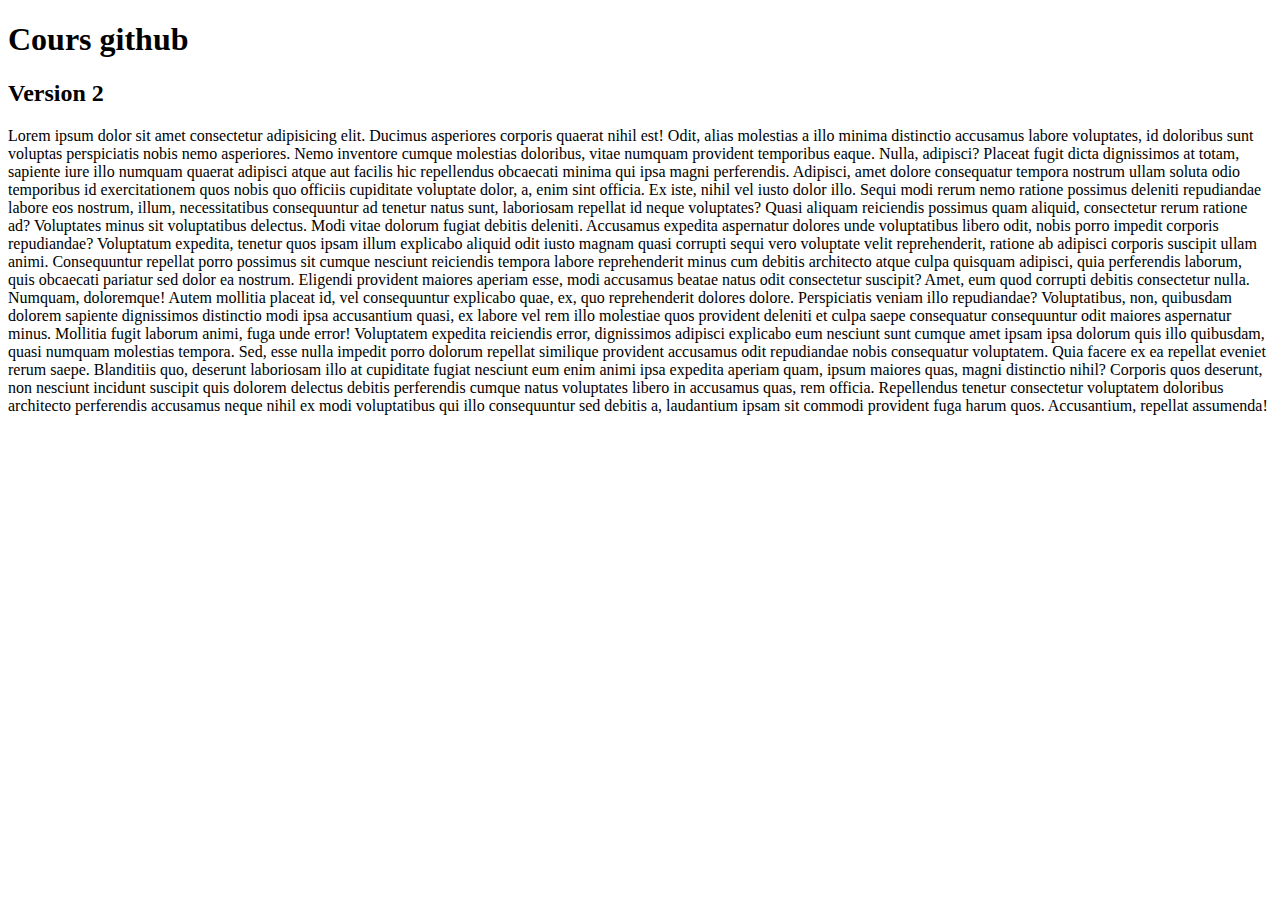
<file: index.html>
<!DOCTYPE html>
<html lang="en">

<head>
    <meta charset="UTF-8">
    <meta name="viewport" content="width=device-width, initial-scale=1.0">
    <title>Document</title>
</head>

<body>
    <h1>Cours github</h1>
    <h2>Version 2</h2>

    <p>Lorem ipsum dolor sit amet consectetur adipisicing elit. Ducimus asperiores corporis quaerat nihil est! Odit,
        alias molestias a illo minima distinctio accusamus labore voluptates, id doloribus sunt voluptas perspiciatis
        nobis nemo asperiores. Nemo inventore cumque molestias doloribus, vitae numquam provident temporibus eaque.
        Nulla, adipisci? Placeat fugit dicta dignissimos at totam, sapiente iure illo numquam quaerat adipisci atque aut
        facilis hic repellendus obcaecati minima qui ipsa magni perferendis. Adipisci, amet dolore consequatur tempora
        nostrum ullam soluta odio temporibus id exercitationem quos nobis quo officiis cupiditate voluptate dolor, a,
        enim sint officia. Ex iste, nihil vel iusto dolor illo. Sequi modi rerum nemo ratione possimus deleniti
        repudiandae labore eos nostrum, illum, necessitatibus consequuntur ad tenetur natus sunt, laboriosam repellat id
        neque voluptates? Quasi aliquam reiciendis possimus quam aliquid, consectetur rerum ratione ad? Voluptates minus
        sit voluptatibus delectus. Modi vitae dolorum fugiat debitis deleniti. Accusamus expedita aspernatur dolores
        unde voluptatibus libero odit, nobis porro impedit corporis repudiandae? Voluptatum expedita, tenetur quos ipsam
        illum explicabo aliquid odit iusto magnam quasi corrupti sequi vero voluptate velit reprehenderit, ratione ab
        adipisci corporis suscipit ullam animi. Consequuntur repellat porro possimus sit cumque nesciunt reiciendis
        tempora labore reprehenderit minus cum debitis architecto atque culpa quisquam adipisci, quia perferendis
        laborum, quis obcaecati pariatur sed dolor ea nostrum. Eligendi provident maiores aperiam esse, modi accusamus
        beatae natus odit consectetur suscipit? Amet, eum quod corrupti debitis consectetur nulla. Numquam, doloremque!
        Autem mollitia placeat id, vel consequuntur explicabo quae, ex, quo reprehenderit dolores dolore. Perspiciatis
        veniam illo repudiandae? Voluptatibus, non, quibusdam dolorem sapiente dignissimos distinctio modi ipsa
        accusantium quasi, ex labore vel rem illo molestiae quos provident deleniti et culpa saepe consequatur
        consequuntur odit maiores aspernatur minus. Mollitia fugit laborum animi, fuga unde error! Voluptatem expedita
        reiciendis error, dignissimos adipisci explicabo eum nesciunt sunt cumque amet ipsam ipsa dolorum quis illo
        quibusdam, quasi numquam molestias tempora. Sed, esse nulla impedit porro dolorum repellat similique provident
        accusamus odit repudiandae nobis consequatur voluptatem. Quia facere ex ea repellat eveniet rerum saepe.
        Blanditiis quo, deserunt laboriosam illo at cupiditate fugiat nesciunt eum enim animi ipsa expedita aperiam
        quam, ipsum maiores quas, magni distinctio nihil? Corporis quos deserunt, non nesciunt incidunt suscipit quis
        dolorem delectus debitis perferendis cumque natus voluptates libero in accusamus quas, rem officia. Repellendus
        tenetur consectetur voluptatem doloribus architecto perferendis accusamus neque nihil ex modi voluptatibus qui
        illo consequuntur sed debitis a, laudantium ipsam sit commodi provident fuga harum quos. Accusantium, repellat
        assumenda!</p>
</body>

</html>
</file>
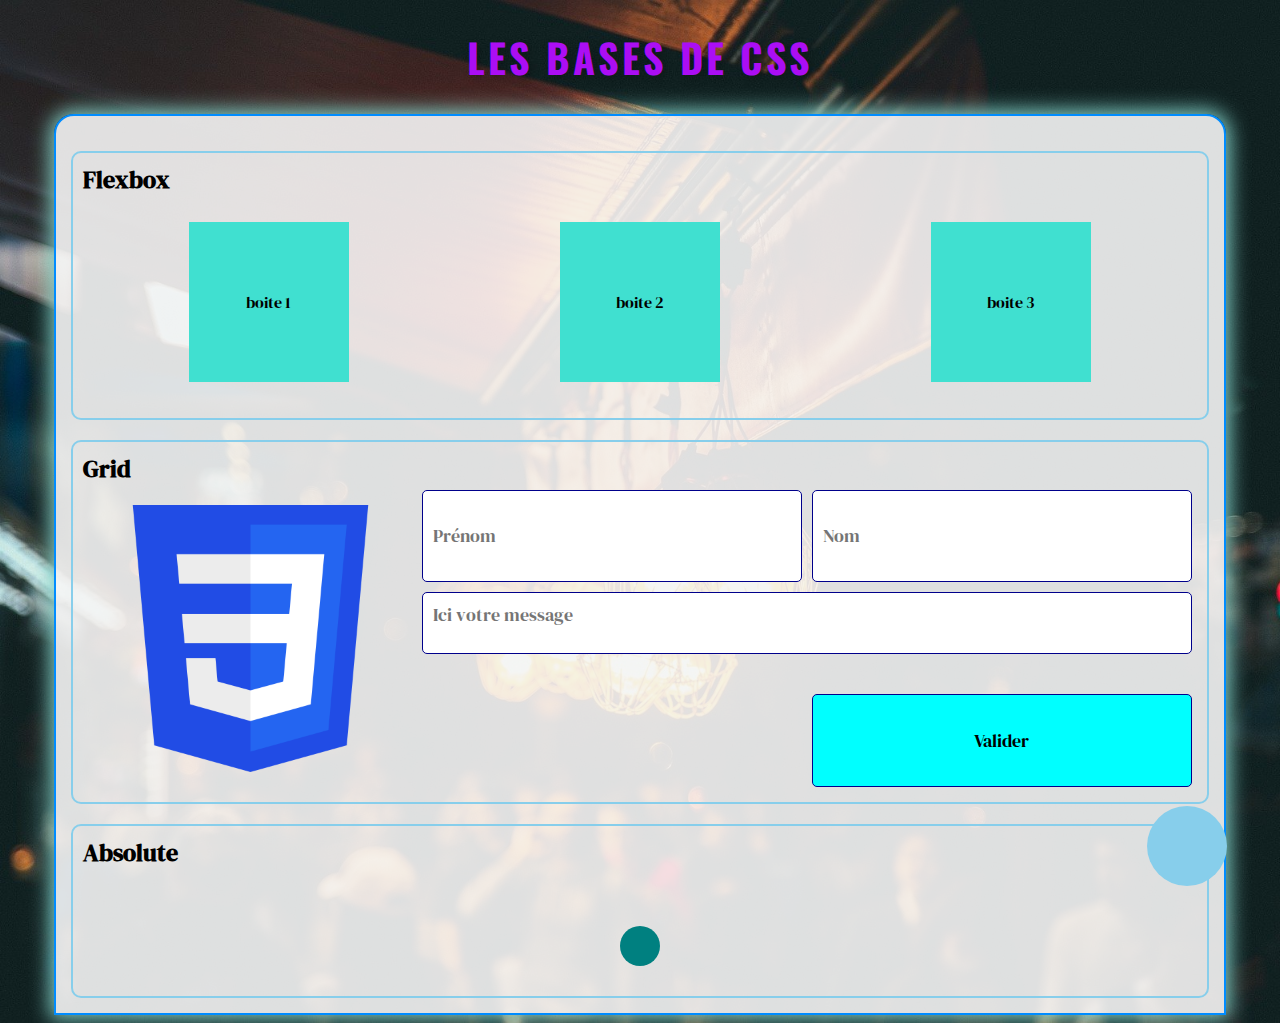
<file: cssTest/index.html>
<!DOCTYPE html>
<html lang="fr">
  <head>
    <meta charset="UTF-8" />
    <meta http-equiv="X-UA-Compatible" content="IE=edge" />
    <meta name="viewport" content="width=device-width, initial-scale=1.0" />
    <title>Cours CSS</title>

    <link rel="stylesheet" href="style.css" />
  </head>
  <body>
    <header>
      <h1>Les bases de CSS</h1>
    </header>

    <main>
      <div class="flexbox">
        <h2>Flexbox</h2>
        <ul>
          <li>boite 1</li>
          <li>boite 2</li>
          <li>boite 3</li>
        </ul>
      </div>

      <div class="grid">
        <h2>Grid</h2>
        <div class="grid-container">
          <img src="./assets/img/css-logo.png" alt="logo css" />

          <form action="">
            <input type="text" id="firstname" placeholder="Prénom" />
            <input type="text" id="surname" placeholder="Nom" />
            <textarea
              cols="30"
              rows="10"
              placeholder="Ici votre message"
            ></textarea>
            <input type="submit" value="Valider" id="btn-submit" />
          </form>
        </div>
      </div>

      <div class="absolute">
        <h2>Absolute</h2>
        <span id="circle1"></span>
        <span id="circle2"></span>
      </div>
    </main>
  </body>
</html>
</file>
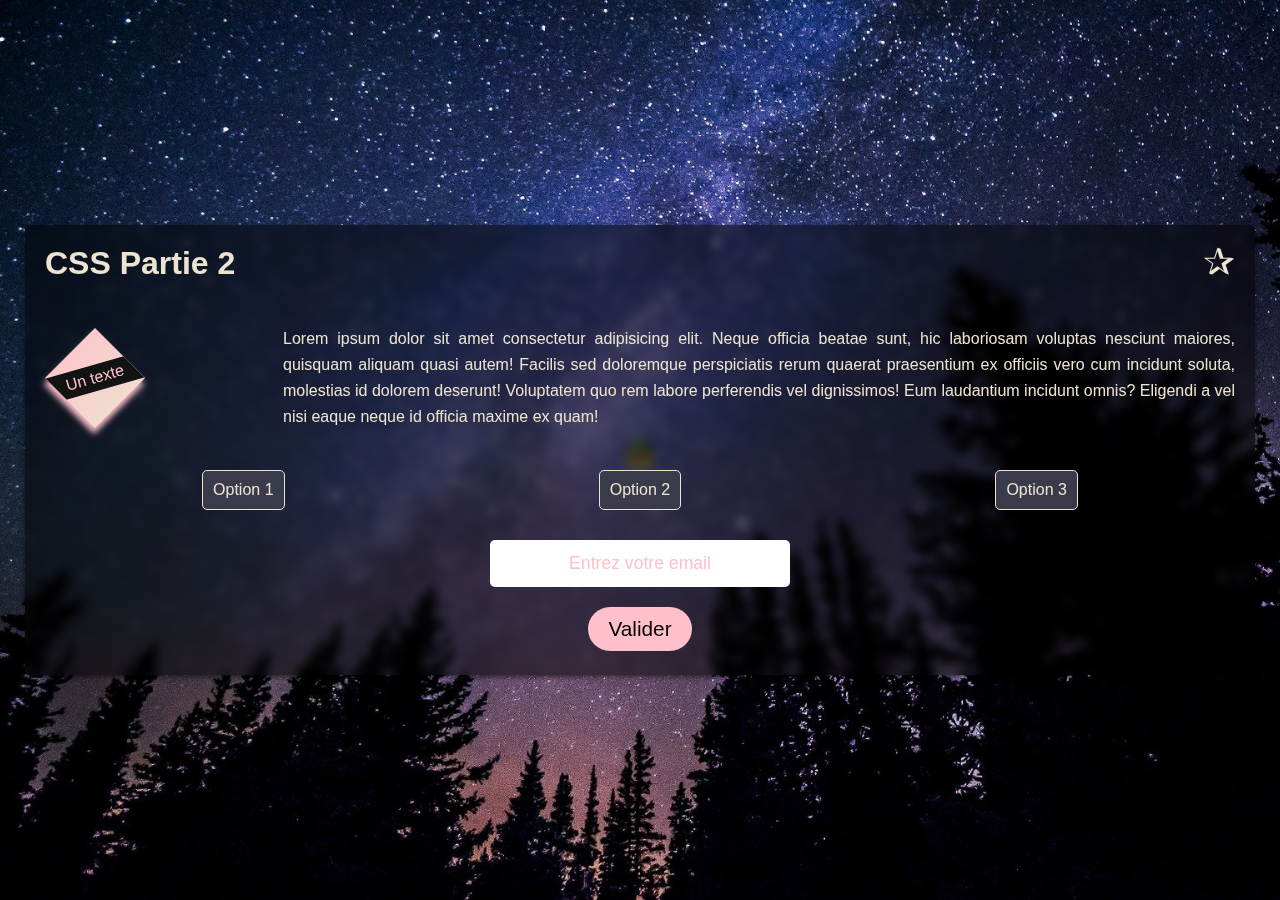
<file: deuxieme-site-css/index.html>
<!DOCTYPE html>
<html lang="en">

<head>
  <meta charset="UTF-8">
  <meta http-equiv="X-UA-Compatible" content="IE=edge">
  <meta name="viewport" content="width=device-width, initial-scale=1.0">
  <title>CSS Partie 2</title>

  <link rel="stylesheet" href="./style.css">
</head>

<body>

  <div class="card">
    <h1>CSS Partie 2</h1>

    <div class="grid-container">
      <div class="polygon-container">
        <div class="polygon"></div>
      </div>
      <p>Lorem ipsum dolor sit amet consectetur adipisicing elit. Neque officia beatae sunt, hic laboriosam voluptas
        nesciunt maiores, quisquam aliquam quasi autem! Facilis sed doloremque perspiciatis rerum quaerat praesentium ex
        officiis vero cum incidunt soluta, molestias id dolorem deserunt! Voluptatem quo rem labore perferendis vel
        dignissimos! Eum laudantium incidunt omnis? Eligendi a vel nisi eaque neque id officia maxime ex quam!</p>
    </div>

    <div class="checkbox-container">
      <input type="checkbox" id="option1">
      <label for="option1">Option 1</label>

      <input type="checkbox" id="option2">
      <label for="option2">Option 2</label>

      <input type="checkbox" id="option3">
      <label for="option3">Option 3</label>
    </div>

    <div class="e-mail">
      <input type="text" placeholder="Entrez votre email">
    </div>

    <button>Valider</button>
    <a href="http://www.google.com">Conditions générales de vente</a>
  </div>

  <img src="./spaceship.png" alt="spaceship">

</body>

</html>
</file>
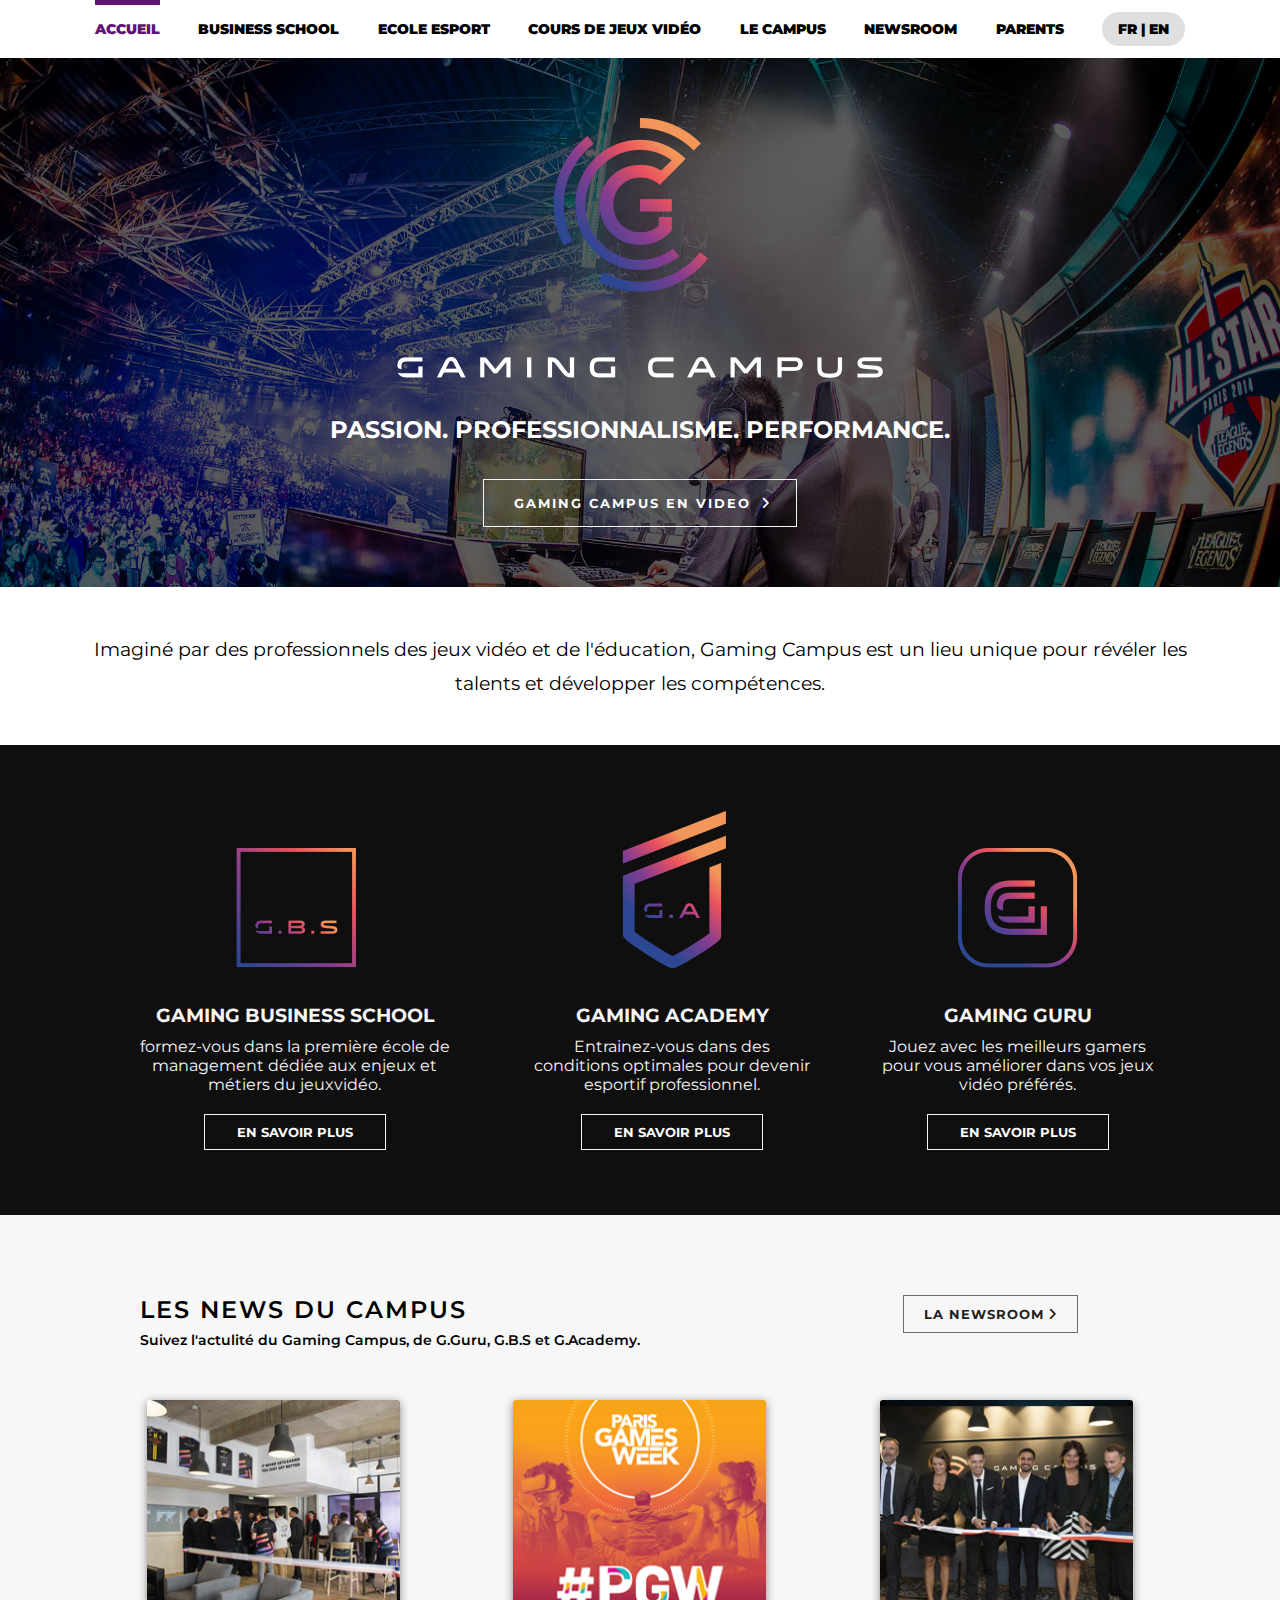
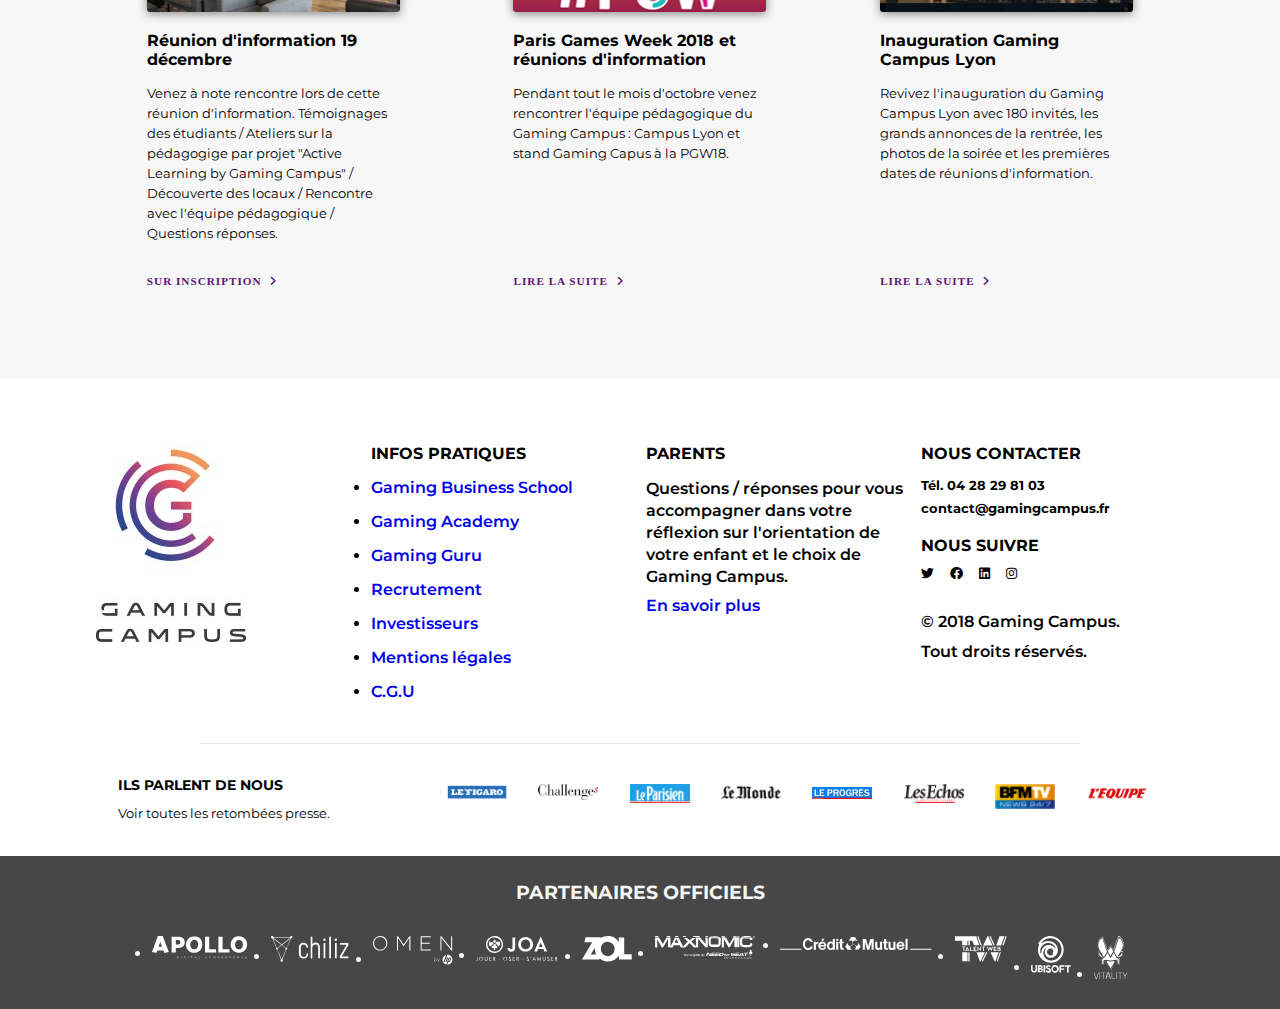
<file: Gaming-campus/index.html>
<!DOCTYPE html>
<html lang="en">

<head>
  <meta charset="UTF-8" />
  <meta http-equiv="X-UA-Compatible" content="IE=edge" />
  <meta name="viewport" content="width=device-width, initial-scale=1.0" />
  <title>Gaming Campus</title>
  <link rel="stylesheet" href="style.css">

  <link rel="stylesheet" href="https://cdnjs.cloudflare.com/ajax/libs/font-awesome/6.0.0/css/all.min.css"
    integrity="sha512-9usAa10IRO0HhonpyAIVpjrylPvoDwiPUiKdWk5t3PyolY1cOd4DSE0Ga+ri4AuTroPR5aQvXU9xC6qOPnzFeg=="
    crossorigin="anonymous" referrerpolicy="no-referrer" />
</head>

<body>
  <nav>
    <ul>
      <li>Accueil</li>
      <li>business school</li>
      <li>ecole esport</li>
      <li>cours de jeux vidéo</li>
      <li>le campus</li>
      <li>newsroom</li>
      <li>parents</li>
      <li id="language">FR | EN</li>
    </ul>
  </nav>

  <header>
    <div class="main-header">
      <div class id="logo">
        <img class="img" src="./assets/img/logo-gc-hero.png" alt="logo" />
      </div>
      <h1>passion. professionnalisme. performance.</h1>
      <button class="button-header">
        gaming campus en video <i class="fa fa-angle-right"></i>
      </button>
    </div>
  </header>

  <div class="header-text">
    <p>
      Imaginé par des professionnels des jeux vidéo et de l'éducation, Gaming
      Campus est un lieu unique pour révéler les talents et développer les
      compétences.
    </p>
  </div>

  <section class="icon-part">
    <div class="icon-part-container">
      <div class="list-icon-part">
        <div class="lip-logo">
          <img src="./assets/img/logo-gbs-home.png" alt="logo GBS" />
        </div>
        <h3>gaming business school</h3>
        <p>
          formez-vous dans la première école de management dédiée aux enjeux
          et métiers du jeuxvidéo.
        </p>
        <button>en savoir plus</button>
      </div>
      <div class="list-icon-part">
        <div class="lip-logo">
          <img src="./assets/img/logo-ga-home.png" alt="logo gaming academy" />
        </div>
        <h3>gaming academy</h3>
        <p>
          Entrainez-vous dans des conditions optimales pour devenir esportif
          professionnel.
        </p>
        <button>en savoir plus</button>
      </div>
      <div class="list-icon-part">
        <div class="lip-logo">
          <img src="./assets/img/logo-gg-home.png" alt="logo gaming guru" />
        </div>
        <h3>gaming guru</h3>
        <p>
          Jouez avec les meilleurs gamers pour vous améliorer dans vos jeux
          vidéo préférés.
        </p>
        <button>en savoir plus</button>
      </div>
    </div>
  </section>

  <section class="news-part">
    <div class="header-news">
      <div class="left-part">
        <h2>les news du campus</h2>
        <p>
          Suivez l'actulité du Gaming Campus, de G.Guru, G.B.S et G.Academy.
        </p>
      </div>
      <div class="right-part">
        <button>la newsroom <i class="fas fa-angle-right"></i></button>
      </div>
    </div>
    <div class="main-news">
      <div class="main-news-container">
        <div class="new">
          <div class="mn-pic">
            <img src="./assets/img/ri8decembre.jpg" alt="réunion d'information" />
          </div>
          <h4>Réunion d'information 19 décembre</h4>
          <p>
            Venez à note rencontre lors de cette réunion d'information.
            Témoignages des étudiants / Ateliers sur la pédagogige par projet
            "Active Learning by Gaming Campus" / Découverte des locaux /
            Rencontre avec l'équipe pédagogique / Questions réponses.
          </p>
          <div class="link">
            <a href="wwww.google.com">Sur inscription <i class="fas fa-angle-right"></i></a>
          </div>
        </div>
        <div class="new">
          <div class="mn-pic">
            <img src="./assets/img/pgw18home.jpg" alt="pgw 2018" />
          </div>
          <h4>Paris Games Week 2018 et réunions d'information</h4>
          <p>
            Pendant tout le mois d'octobre venez rencontrer l'équipe
            pédagogique du Gaming Campus : Campus Lyon et stand Gaming Capus à
            la PGW18.
          </p>
          <div class="link">
            <a href="#">lire la suite <i class="fas fa-angle-right"></i></a>
          </div>
        </div>
        <div class="new">
          <div class="mn-pic">
            <img src="./assets/img/inauguration_gaming_campus_photo.jpg" alt="inauguration GC Lyon" />
          </div>
          <h4>Inauguration Gaming Campus Lyon</h4>
          <p>
            Revivez l'inauguration du Gaming Campus Lyon avec 180 invités, les
            grands annonces de la rentrée, les photos de la soirée et les
            premières dates de réunions d'information.
          </p>
          <div class="link">
            <a href="#">lire la suite <i class="fas fa-angle-right"></i></a>
          </div>
        </div>
      </div>
    </div>
  </section>

  <section class="contact">
    <div class="contact-container">
      <div class="contact-list">
        <div class="list">
          <div id="contact-img">
            <img src="./assets/img/logo-gc-footer.jpg" alt="logo-end" />
          </div>
        </div>
        <div class="list">
          <h5>infos pratiques</h5>
          <ul class="infos-p">
            <li><a href="#">Gaming Business School</a></li>
            <li><a href="#">Gaming Academy</a></li>
            <li><a href="#">Gaming Guru</a></li>
            <li><a href="#">Recrutement</a></li>
            <li><a href="#">Investisseurs</a></li>
            <li><a href="#">Mentions légales</a></li>
            <li><a href="#">C.G.U</a></li>
          </ul>
        </div>
        <div class="list">
          <h5>parents</h5>
          <p>
            Questions / réponses pour vous accompagner dans votre réflexion
            sur l'orientation de votre enfant et le choix de Gaming Campus.
          </p>
          <a href="#">En savoir plus</a>
        </div>
        <div class="list">
          <h5>nous contacter</h5>
          <h6>Tél. 04 28 29 81 03</h6>
          <h6>contact@gamingcampus.fr</h6>
          <h5 class="network">nous suivre</h5>
          <div class="footer-logos">
            <i class="fab fa-twitter"></i>
            <i class="fab fa-facebook"></i>
            <i class="fab fa-linkedin"></i>
            <i class="fab fa-instagram"></i>
          </div>
          <p class="copyright">© 2018 Gaming Campus.</p>
          <p>Tout droits réservés.</p>
        </div>
      </div>
      <div class="contact-medias">
        <div class="medias-text">
          <h3>ils parlent de nous</h3>
          <p>Voir toutes les retombées presse.</p>
        </div>
        <div class="medias-logos">
          <span class="img">
            <img src="./assets/img/figaro.png" alt="le figaro" />
          </span>
          <span class="img">
            <img src="./assets/img/challenges.png" alt="challenges" />
          </span>
          <span class="img">
            <img src="./assets/img/leparisien.png" alt="le parisien" />
          </span>
          <span class="img">
            <img src="./assets/img/lemonde.png" alt="le monde" />
          </span>
          <span class="img">
            <img src="./assets/img/progres.png" alt="le progrès" />
          </span>
          <span class="img">
            <img src="./assets/img/echos.png" alt="les echos" />
          </span>
          <span class="img">
            <img src="./assets/img/bfm.png" alt="BFM tv" />
          </span>
          <span class="img">
            <img src="./assets/img/lepoint.png" alt="l'équipe" />
          </span>
        </div>
      </div>
    </div>
  </section>

  <footer>
    <h3>partenaires officiels</h3>
    <ul>
      <li><img src="./assets/img/apollo.png" alt="apollo" /></li>
      <li><img src="./assets/img/chiliz.png" alt="chiliz" /></li>
      <li><img src="./assets/img/omen.png" alt="omen" /></li>
      <li><img src="./assets/img/joa.png" alt="joa" /></li>
      <li><img src="./assets/img/zol.png" alt="zol" /></li>
      <li><img src="./assets/img/maxonomic.png" alt="maxndmic" /></li>
      <li>
        <img src="./assets/img/credit-mutuel.png" alt="credit mutuel" />
      </li>
      <li><img src="./assets/img/talent-web.png" alt="TW" /></li>
      <li><img src="./assets/img/ubisoft.png" alt="ubisoft" /></li>
      <li><img src="./assets/img/vitality.png" alt="vitality" /></li>
    </ul>
  </footer>
</body>

</html>
</file>
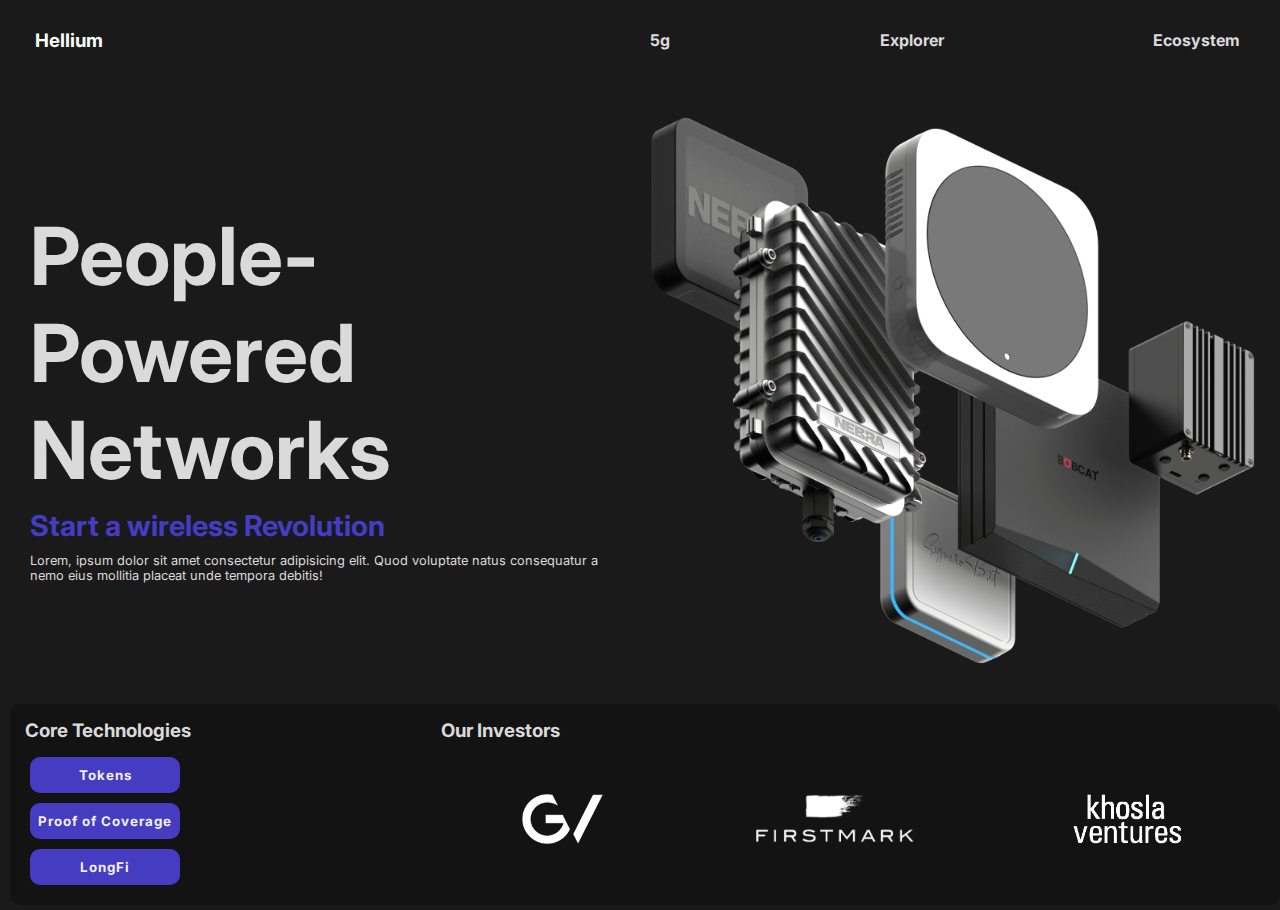
<file: helium/index.html>
<!DOCTYPE html>
<html lang="en">
<head>
    <meta charset="UTF-8">
    <meta name="viewport" content="width=device-width, initial-scale=1.0">
    <link rel="stylesheet" href="style.css">
    <title>Helium</title>
</head>
<body>
    <nav>
        <h3>Hellium</h3>
        <ul>
            <li>5g</li>
            <li>Explorer</li>
            <li>Ecosystem</li>
        </ul>
    </nav>

    <header>
        <div class="header-left">
            <div class="header-left-container">
            <h1>People-Powered Networks</h1>
            <h3>Start a wireless Revolution</h3>
            <p>Lorem, ipsum dolor sit amet consectetur adipisicing elit. Quod voluptate natus consequatur a nemo eius mollitia placeat unde tempora debitis!</p>
            </div>
        </div>      
        <div class="header-right">
            <img src="./img/main.png" alt="modem-pic" id="modem">
        </div>  
    </header>

    <section class="infos"> 
        <div class="infos-left">
            <h3>Core Technologies</h3>
            <div class="btn-container">
                <button>Tokens</button>
                <button>Proof of Coverage</button>
                <button>LongFi</button>
            </div>
        </div>

        <div class="infos-right">
            <h3>Our Investors</h3>
            <div class="investors">
                <div class="img-container">
                    <img src="./img/investlogo2blue.png" alt="investor-1">
                    <img src="./img/investlogo3blue.png" alt="investor-2">
                    <img src="./img/investlogo4blue.png" alt="investor-3">
                </div>
            </div>
        </div>
    </section>
</body>
</html>
</file>
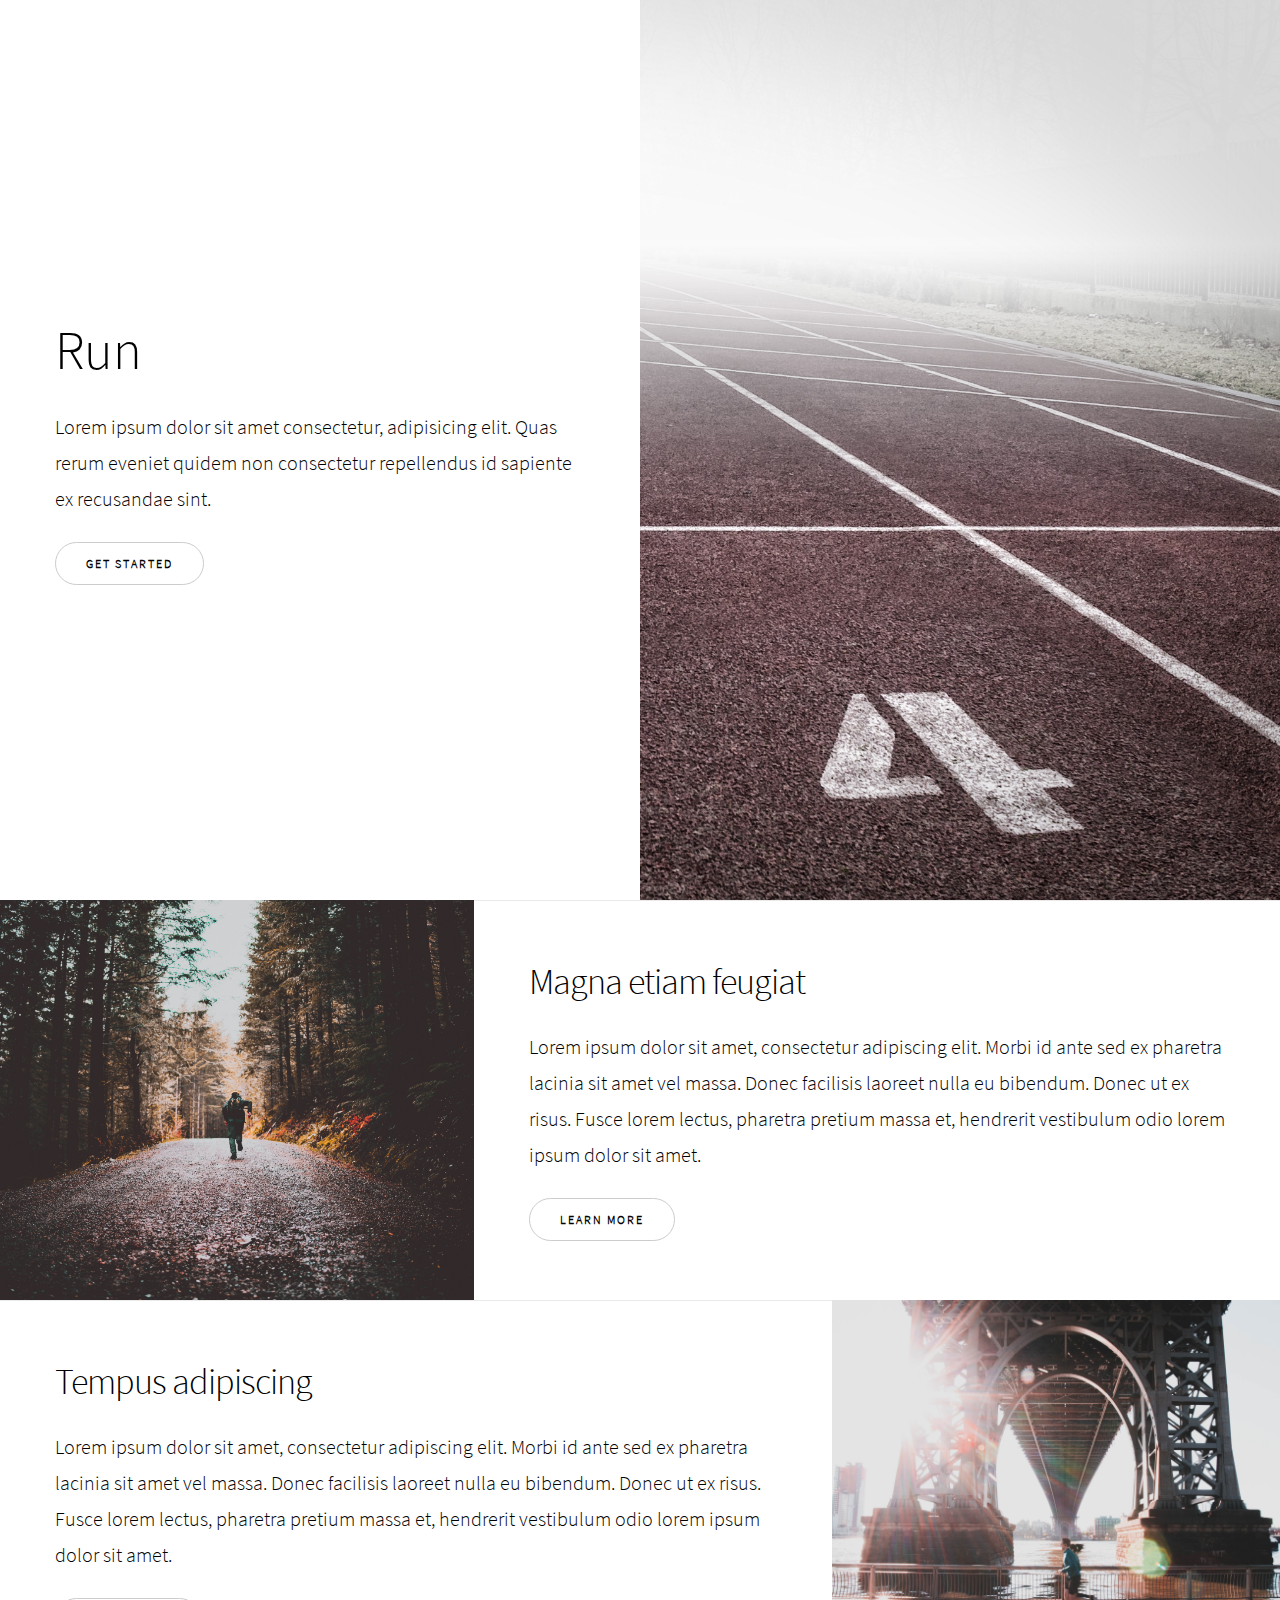
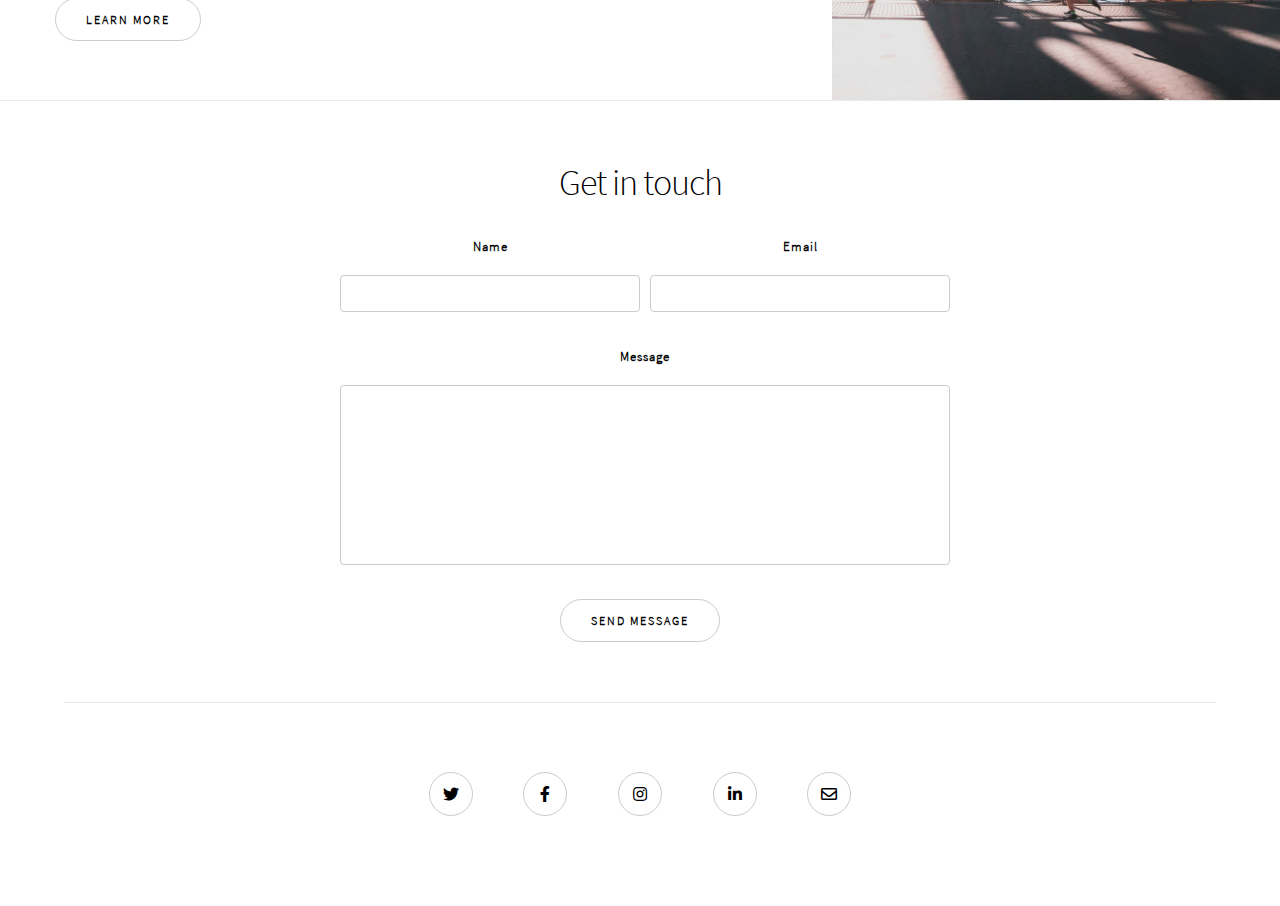
<file: Integration-run/index.html>
<!DOCTYPE html>
<html lang="fr">

<head>
  <meta charset="UTF-8">
  <meta name="viewport" content="width=device-width, initial-scale=1.0">
  <title>Run</title>
  <link rel="stylesheet" href="https://cdnjs.cloudflare.com/ajax/libs/font-awesome/5.15.2/css/all.min.css" />
  <link rel="stylesheet" href="assets/style/style.css" />
</head>

<body>

  <header>
    <div class="container">
      <div class="container-run">
        <h1>Run</h1>
        <p>Lorem ipsum dolor sit amet consectetur, adipisicing elit. Quas rerum eveniet quidem non consectetur
          repellendus
          id sapiente ex recusandae sint.</p>
        <a href="#" class="button">Get Started</a>
      </div>
    </div>
    <div class="img-banner"></div>
  </header>

  <section class="section-1">
    <div class="img"></div>
    <div class="container">
      <div class="container-run">
        <h2>Magna etiam feugiat</h2>
        <p>Lorem ipsum dolor sit amet, consectetur adipiscing elit. Morbi id ante sed ex pharetra lacinia sit amet vel
          massa. Donec facilisis laoreet nulla eu bibendum. Donec ut ex risus. Fusce lorem lectus, pharetra pretium
          massa et, hendrerit vestibulum odio lorem ipsum dolor sit amet.</p>
        <a href="#" class="button">Learn More</a>
      </div>
    </div>
  </section>

  <section class="section-2">
    <div class="container">
      <div class="container-run">
        <h2>Tempus adipiscing</h2>
        <p>Lorem ipsum dolor sit amet, consectetur adipiscing elit. Morbi id ante sed ex pharetra lacinia sit amet vel
          massa. Donec facilisis laoreet nulla eu bibendum. Donec ut ex risus. Fusce lorem lectus, pharetra pretium
          massa et, hendrerit vestibulum odio lorem ipsum dolor sit amet.</p>
        <a href="#" class="button">Learn More</a>
      </div>
    </div>
    <div class="img"></div>
  </section>

  <section class="contact">
    <h2>Get in touch</h2>
    <form method="post" action="#">
      <div class="form-grid">
        <div>
          <label for="name">Name</label>
          <input type="text" id="name" />
        </div>
        <div>
          <label for="email">Email</label>
          <input type="text" id="email" />
        </div>
        <div class="textarea">
          <label for="message">Message</label>
          <textarea id="message"></textarea>
        </div>
      </div>
      <div class="container-run">
        <input type="submit" class="button" value="Send Message" />
      </div>
    </form>
  </section>

  <footer>
    <ul>
      <li>
        <a href="#">
          <i class="fab fa-twitter"></i>
        </a>
      </li>
      <li>
        <a href="#">
          <i class="fab fa-facebook-f"></i>
        </a>
      </li>
      <li>
        <a href="#">
          <i class="fab fa-instagram"></i>
        </a>
      </li>
      <li>
        <a href="#">
          <i class="fab fa-linkedin-in"></i>
        </a>
      </li>
      <li>
        <a href="#">
          <i class="far fa-envelope"></i>
        </a>
      </li>
    </ul>

  </footer>
</body>

</html>
</file>
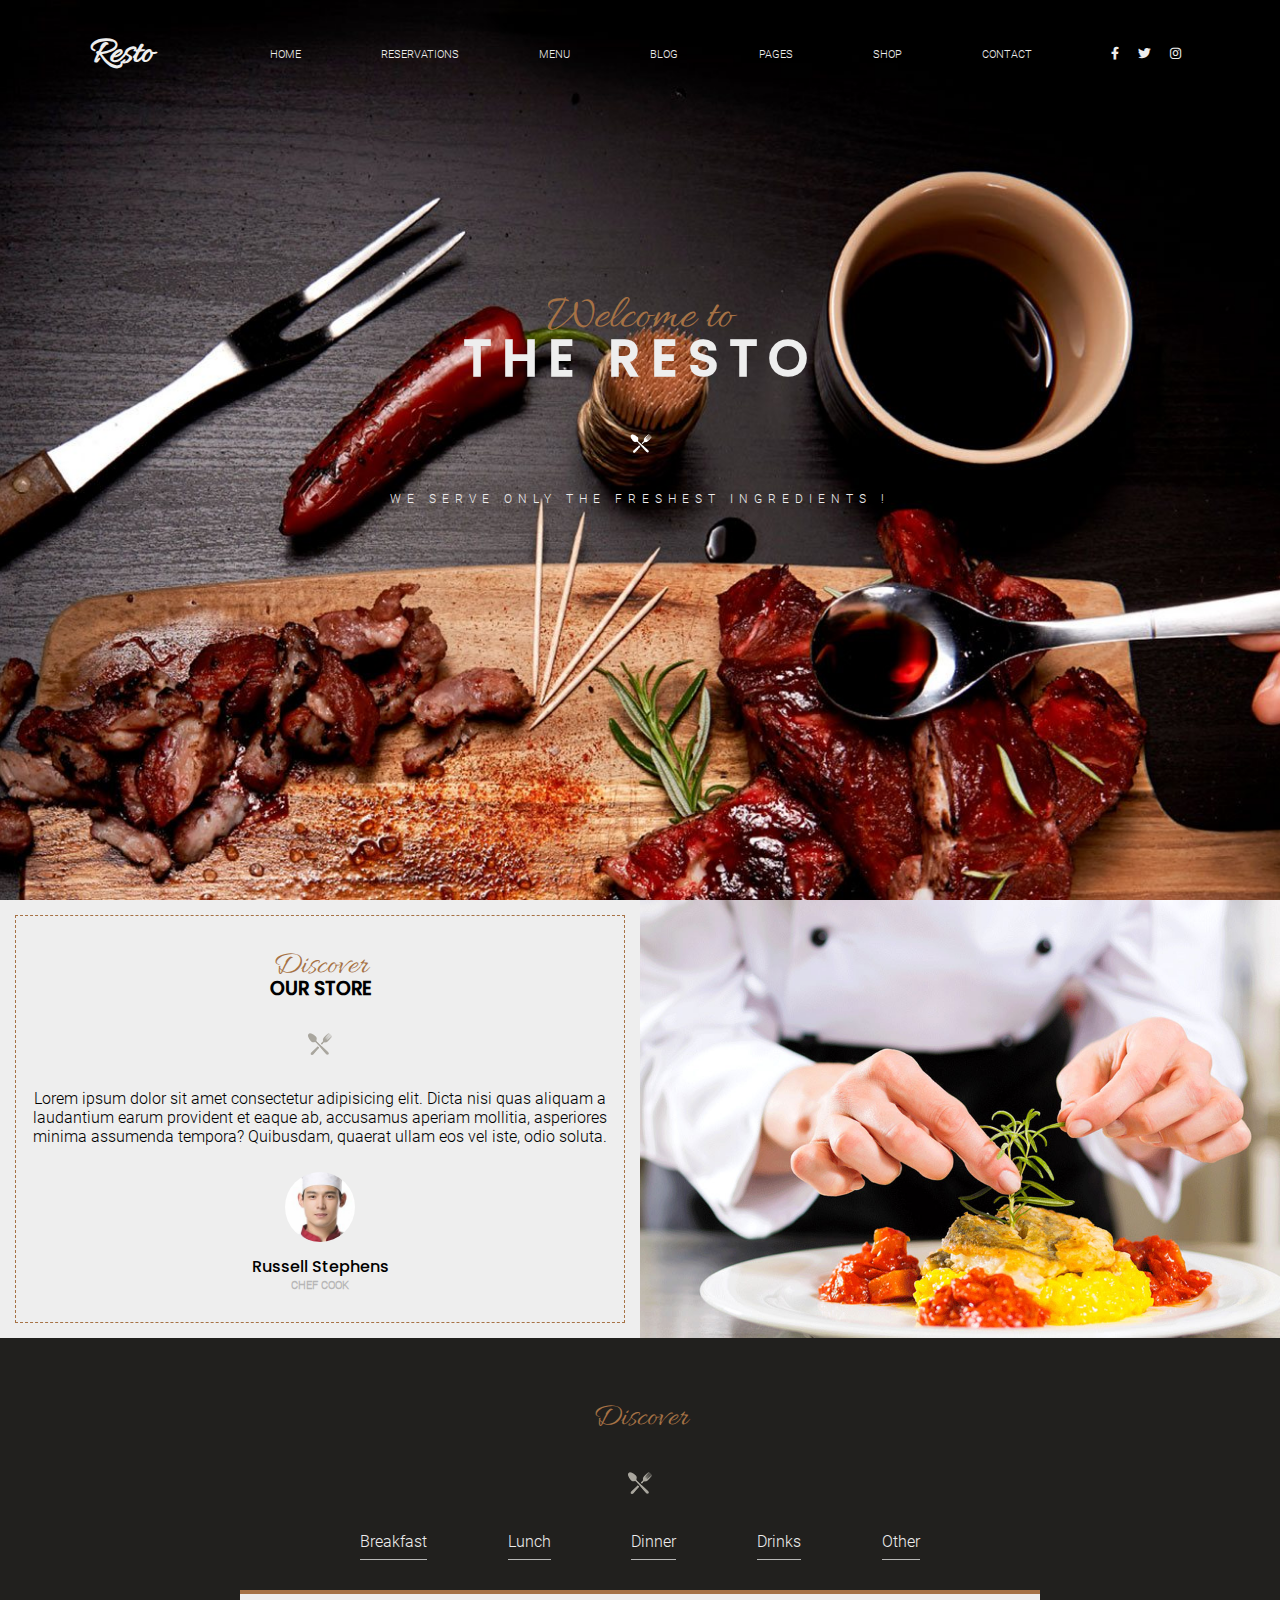
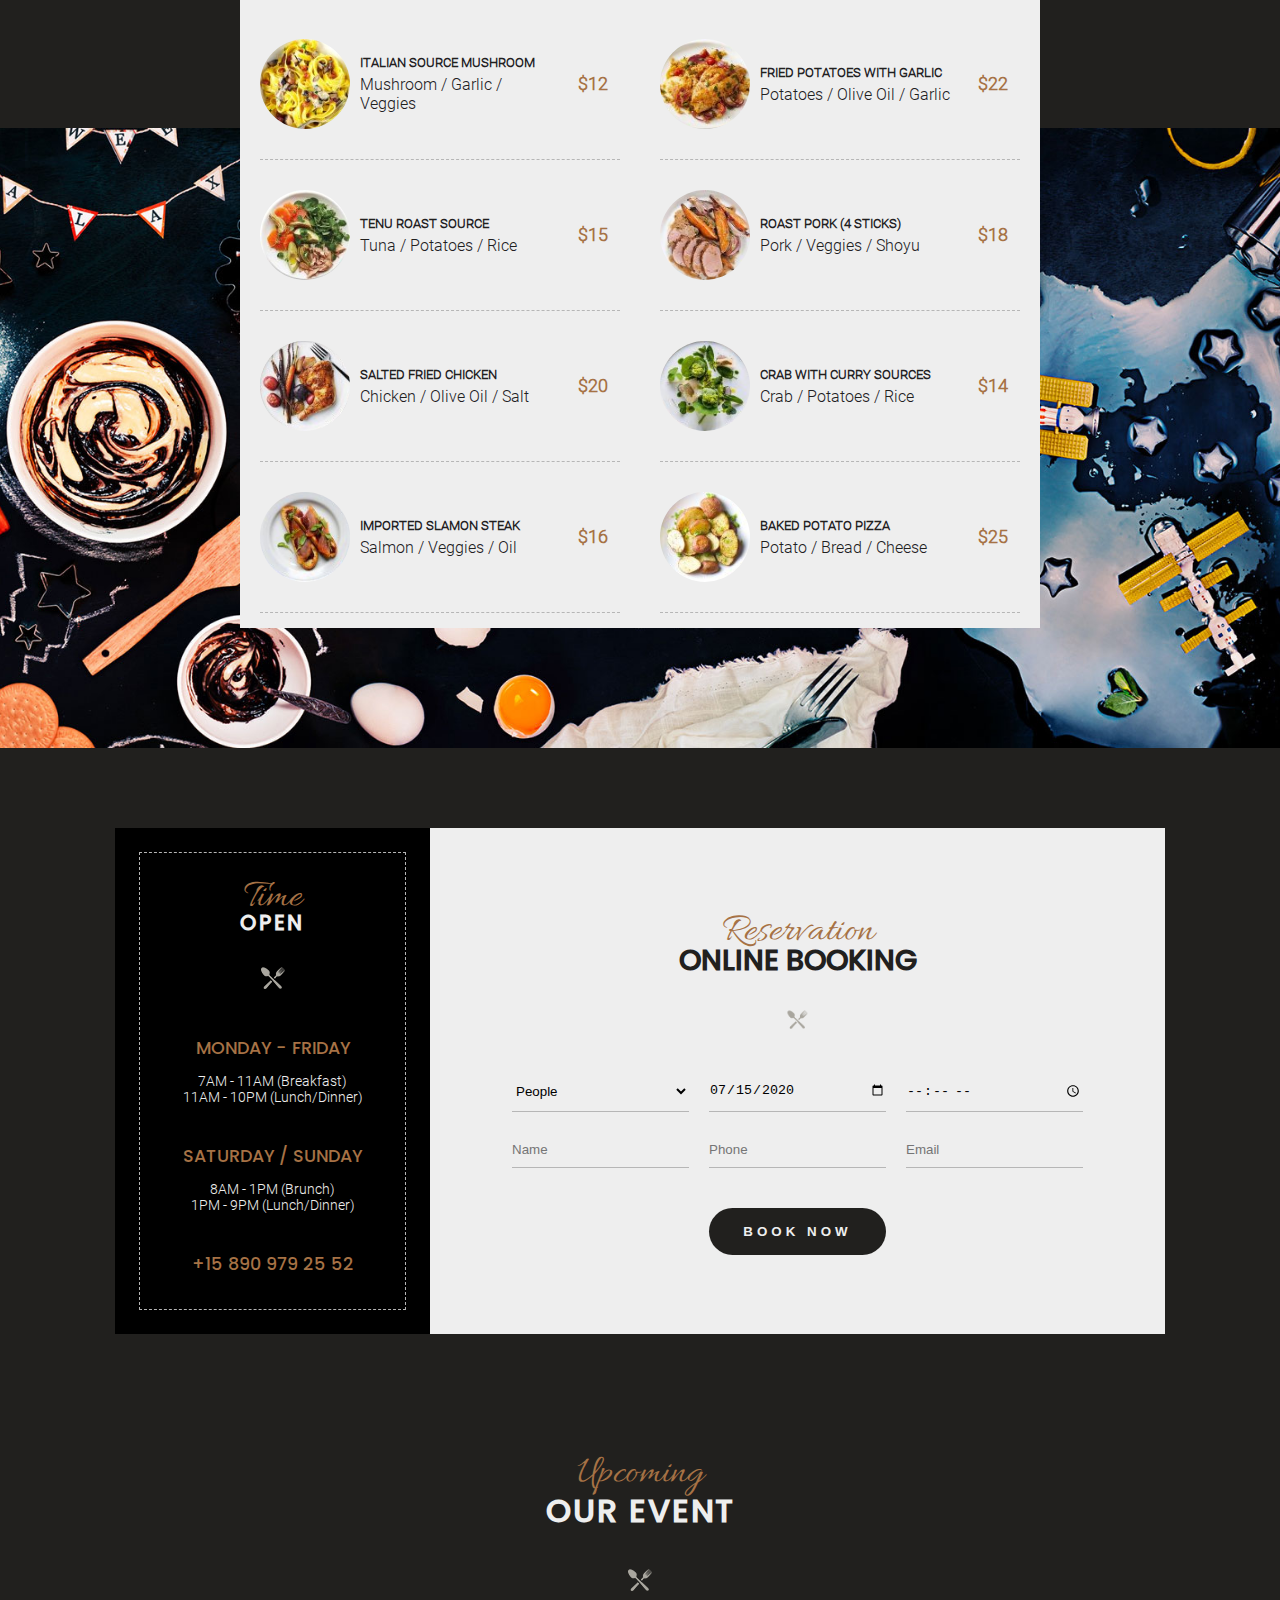
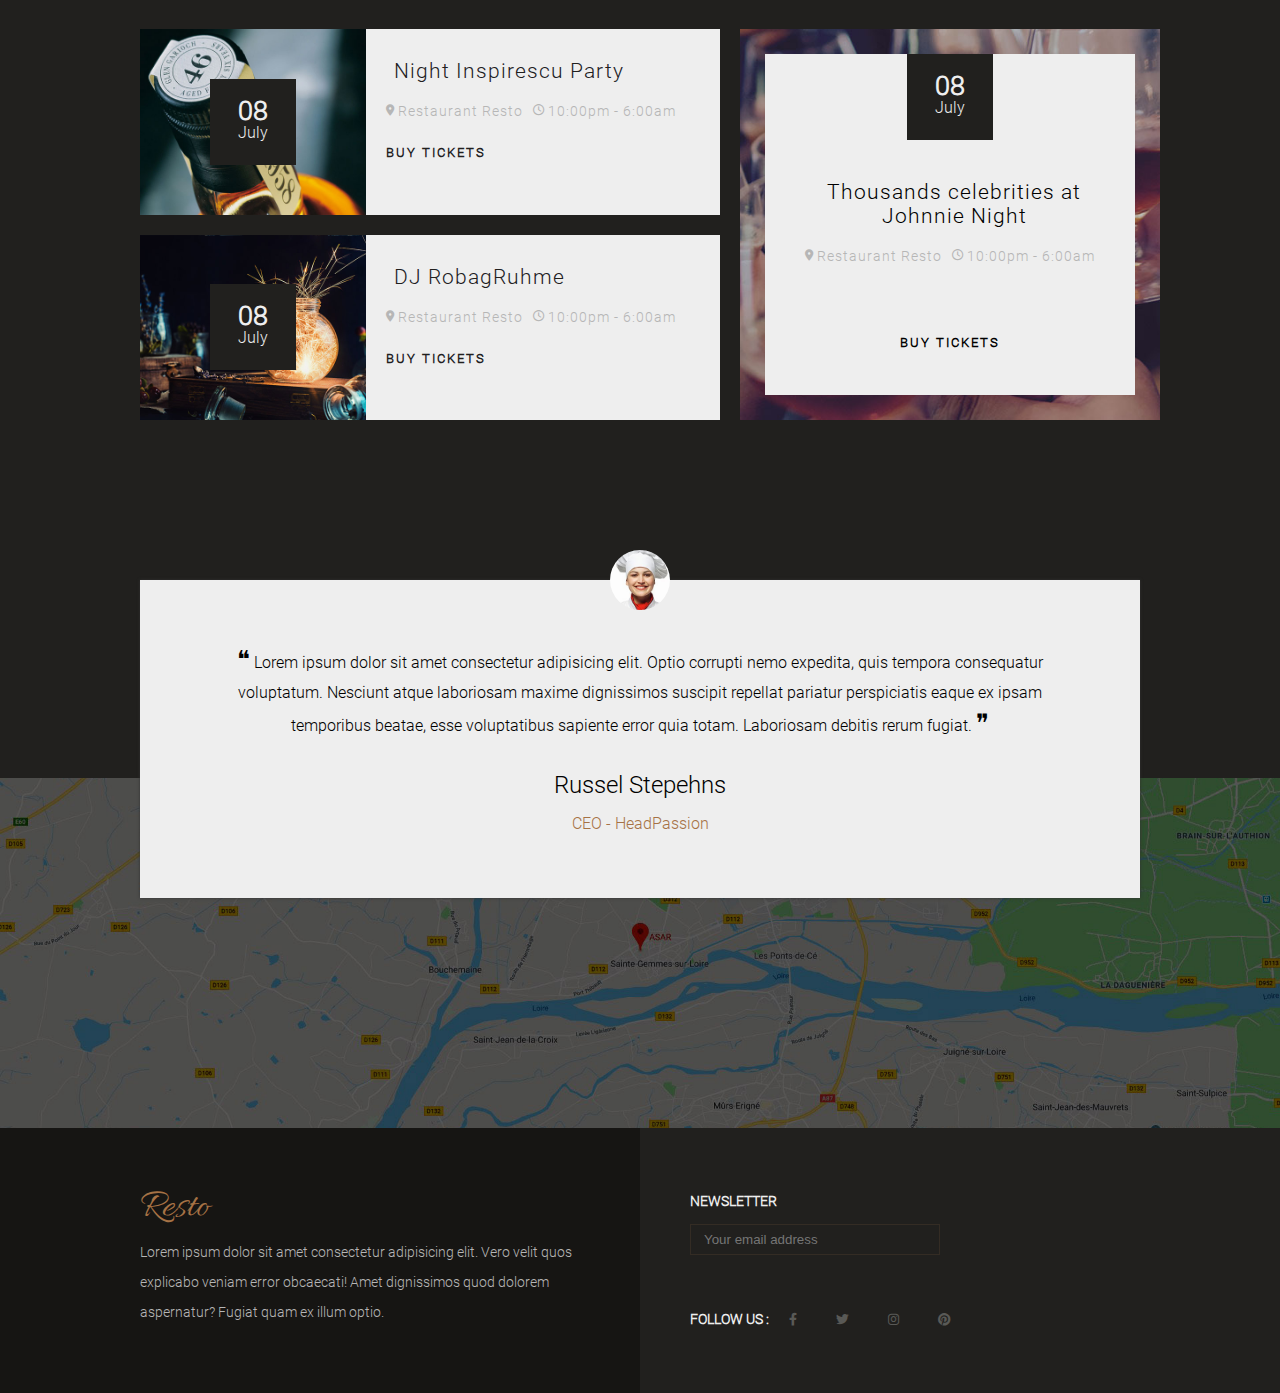
<file: Le-resto/index.html>
<!DOCTYPE html>
<html lang="fr">

<head>
  <meta charset="UTF-8">
  <meta http-equiv="X-UA-Compatible" content="IE=edge">
  <meta name="viewport" content="width=device-width, initial-scale=1.0">
  <title>Resto, votre restaurant gastronomique à Angoulème, cuisine du terroire avec des produits bio</title>
  <meta name="description"
    content="Resto est le nouveau restaurant tendance à Angoulème ouvert 7 jours sur 7, cuisine bio et de notre chef Russel Stephens...">

  <link rel="shortcut icon" href="./assets/img/ic-plate.png">
  <link rel="stylesheet" href="https://cdnjs.cloudflare.com/ajax/libs/font-awesome/6.0.0/css/all.min.css" />
  <link rel="stylesheet" href="./assets/styles/index.css">
</head>

<body>
  <header>
    <nav>
      <div class="logo">
        <h3>Resto</h3>
      </div>
      <ul class="nav-elements">
        <li>home</li>
        <li>reservations</li>
        <li>menu</li>
        <li>blog</li>
        <li>pages</li>
        <li>shop</li>
        <li>contact</li>
      </ul>
      <div class="nav-icons">
        <i class="fab fa-facebook-f"></i>
        <i class="fab fa-twitter"></i>
        <i class="fab fa-instagram"></i>
      </div>
    </nav>
    <div class="header-text">
      <div>
        <h2>Welcome to</h2>
        <h1>THE RESTO</h1>
        <img src="./assets/img/ic-plate-big.png" alt="icon-plate" />
        <h6>WE SERVE ONLY THE FRESHEST INGREDIENTS !</h6>
      </div>
    </div>
  </header>

  <section class="section1">
    <div class="intro-text">
      <h2>Discover</h2>
      <h3>OUR STORE</h3>
      <img src="./assets/img/ic-plate.png" alt="icon-plate" />
      <p>
        Lorem ipsum dolor sit amet consectetur adipisicing elit. Dicta nisi
        quas aliquam a laudantium earum provident et eaque ab, accusamus
        aperiam mollitia, asperiores minima assumenda tempora? Quibusdam,
        quaerat ullam eos vel iste, odio soluta.
      </p>
      <img src="./assets/img/avatar-01.jpg" alt="chef resto picture" />
      <h4>Russell Stephens</h4>
      <h5>CHEF COOK</h5>
    </div>
    <div class="intro-pic"></div>
  </section>

  <section class="section2">
    <h2>Discover</h2>
    <img src="./assets/img/ic-plate.png" alt="icon-plate" />
    <ul>
      <li>Breakfast</li>
      <li>Lunch</li>
      <li>Dinner</li>
      <li>Drinks</li>
      <li>Other</li>
    </ul>
    <div class="meals">
      <div class="meal">
        <img src="./assets/img/dish-item-01.jpg" alt="meal-1" />
        <div class="meal-text">
          <h3>italian source mushroom</h3>
          <p>Mushroom / Garlic / Veggies</p>
        </div>
        <p>$12</p>
      </div>
      <div class="meal">
        <img src="./assets/img/dish-item-02.jpg" alt="meal-2" />
        <div class="meal-text">
          <h3>fried potatoes with garlic</h3>
          <p>Potatoes / Olive Oil / Garlic</p>
        </div>
        <p>$22</p>
      </div>
      <div class="meal">
        <img src="./assets/img/dish-item-03.jpg" alt="meal-3" />
        <div class="meal-text">
          <h3>tenu roast source</h3>
          <p>Tuna / Potatoes / Rice</p>
        </div>
        <p>$15</p>
      </div>
      <div class="meal">
        <img src="./assets/img/dish-item-04.jpg" alt="meal-4" />
        <div class="meal-text">
          <h3>roast pork (4 sticks)</h3>
          <p>Pork / Veggies / Shoyu</p>
        </div>
        <p>$18</p>
      </div>
      <div class="meal">
        <img src="./assets/img/dish-item-05.jpg" alt="meal-5" />
        <div class="meal-text">
          <h3>salted fried chicken</h3>
          <p>Chicken / Olive Oil / Salt</p>
        </div>
        <p>$20</p>
      </div>
      <div class="meal">
        <img src="./assets/img/dish-item-06.jpg" alt="meal-6" />
        <div class="meal-text">
          <h3>crab with curry sources</h3>
          <p>Crab / Potatoes / Rice</p>
        </div>
        <p>$14</p>
      </div>
      <div class="meal">
        <img src="./assets/img/dish-item-07.jpg" alt="meal-7" />
        <div class="meal-text">
          <h3>imported slamon steak</h3>
          <p>Salmon / Veggies / Oil</p>
        </div>
        <p>$16</p>
      </div>
      <div class="meal">
        <img src="./assets/img/dish-item-08.jpg" alt="meal-8" />
        <div class="meal-text">
          <h3>baked potato pizza</h3>
          <p>Potato / Bread / Cheese</p>
        </div>
        <p>$25</p>
      </div>
    </div>
  </section>

  <section class="section3">
    <div class="form-content">
      <div class="hours">
        <div class="hours-content">
          <h3>Time</h3>
          <h4>OPEN</h4>
          <img src="./assets/img/ic-plate.png" alt="icon-plate" />
          <h5>monday - friday</h5>
          <p>7AM - 11AM (Breakfast)</p>
          <p>11AM - 10PM (Lunch/Dinner)</p>
          <h5>saturday / sunday</h5>
          <p>8AM - 1PM (Brunch)</p>
          <p>1PM - 9PM (Lunch/Dinner)</p>
          <h5>+15 890 979 25 52</h5>
        </div>
      </div>
      <div class="form-infos">
        <div class="form-infos-container">
          <h2>Reservation</h2>
          <h3>ONLINE BOOKING</h3>
          <img src="./assets/img/ic-plate.png" alt="icon-plate" />
          <div class="form-inputs">
            <select name="" id="people">
              <option value="">People</option>
              <option value="1">1</option>
              <option value="2">2</option>
              <option value="3">3</option>
              <option value="4">4</option>
              <option value="5">5</option>
              <option value="6">6</option>
              <option value="7">7</option>
              <option value="8">8</option>
            </select>
            <input type="date" id="booking-date" name="booking-date" value="2020-07-15" min="2020-07-15"
              max="2021-12-31" />
            <input type="time" id="booking-time" name="booking-time" min="07:00" max="21:00" />
            <input type="text" placeholder="Name" />
            <input type="text" placeholder="Phone" />
            <input type="email" placeholder="Email" />
          </div>
          <button>BOOK NOW</button>
        </div>
      </div>
    </div>
  </section>

  <section class="section4">
    <div class="events-container">
      <h2>Upcoming</h2>
      <h4>OUR EVENT</h4>
      <img src="./assets/img/ic-plate.png" alt="icon-plate" />
      <div class="event-grid">
        <div class="event-1 event-left">
          <div class="date">
            <div class="date-content">
              <h6>08</h6>
              <span>July</span>
            </div>
          </div>
          <div class="address">
            <h3>Night Inspirescu Party</h3>
            <p><i class="fas fa-map-marker-alt"></i>Restaurant Resto<i class="far fa-clock"></i>10:00pm - 6:00am</p>
            <h5>BUY TICKETS</h5>
          </div>
        </div>
        <div class="event-2 event-left">
          <div class="date">
            <div class="date-content">
              <h6>08</h6>
              <span>July</span>
            </div>
          </div>
          <div class="address">
            <h3>DJ RobagRuhme</h3>
            <p><i class="fas fa-map-marker-alt"></i>Restaurant Resto<i class="far fa-clock"></i>10:00pm - 6:00am</p>
            <h5>BUY TICKETS</h5>
          </div>
        </div>
        <div class="event-3">
          <div class="address">
            <div class="date">
              <div class="date-content">
                <h6>08</h6>
                <span>July</span>
              </div>
            </div>
            <h3>Thousands celebrities at Johnnie Night</h3>
            <p><i class="fas fa-map-marker-alt"></i>Restaurant Resto<i class="far fa-clock"></i>10:00pm - 6:00am</p>
            <h5>BUY TICKETS</h5>
          </div>
        </div>
      </div>
    </div>
  </section>

  <section class="section5">
    <div class="quote-container">
      <div class="text-container">
        Lorem ipsum dolor sit amet consectetur adipisicing elit. Optio corrupti
        nemo expedita, quis tempora consequatur voluptatum. Nesciunt atque
        laboriosam maxime dignissimos suscipit repellat pariatur perspiciatis
        eaque ex ipsam temporibus beatae, esse voluptatibus sapiente error quia
        totam. Laboriosam debitis rerum fugiat.
      </div>
      <h2>Russel Stepehns</h2>
      <p>CEO - HeadPassion</p>
    </div>
  </section>

  <footer>
    <div class="footer-content">
      <div class="left-part">
        <h2>Resto</h2>
        <p>
          Lorem ipsum dolor sit amet consectetur adipisicing elit. Vero velit
          quos explicabo veniam error obcaecati! Amet dignissimos quod dolorem
          aspernatur? Fugiat quam ex illum optio.
        </p>
      </div>
      <div class="right-part">
        <div class="newsletter">
          <h3>NEWSLETTER</h3>
          <input type="email" placeholder="Your email address" />
        </div>
        <div class="follow-us">
          <h3>FOLLOW US :</h3>
          <ul>
            <li><i class="fab fa-facebook-f"></i></li>
            <li><i class="fab fa-twitter"></i></li>
            <li><i class="fab fa-instagram"></i></li>
            </li>
            <li><i class="fab fa-pinterest"></i></li>
          </ul>
        </div>
      </div>
    </div>
  </footer>
</body>

</html>
</file>
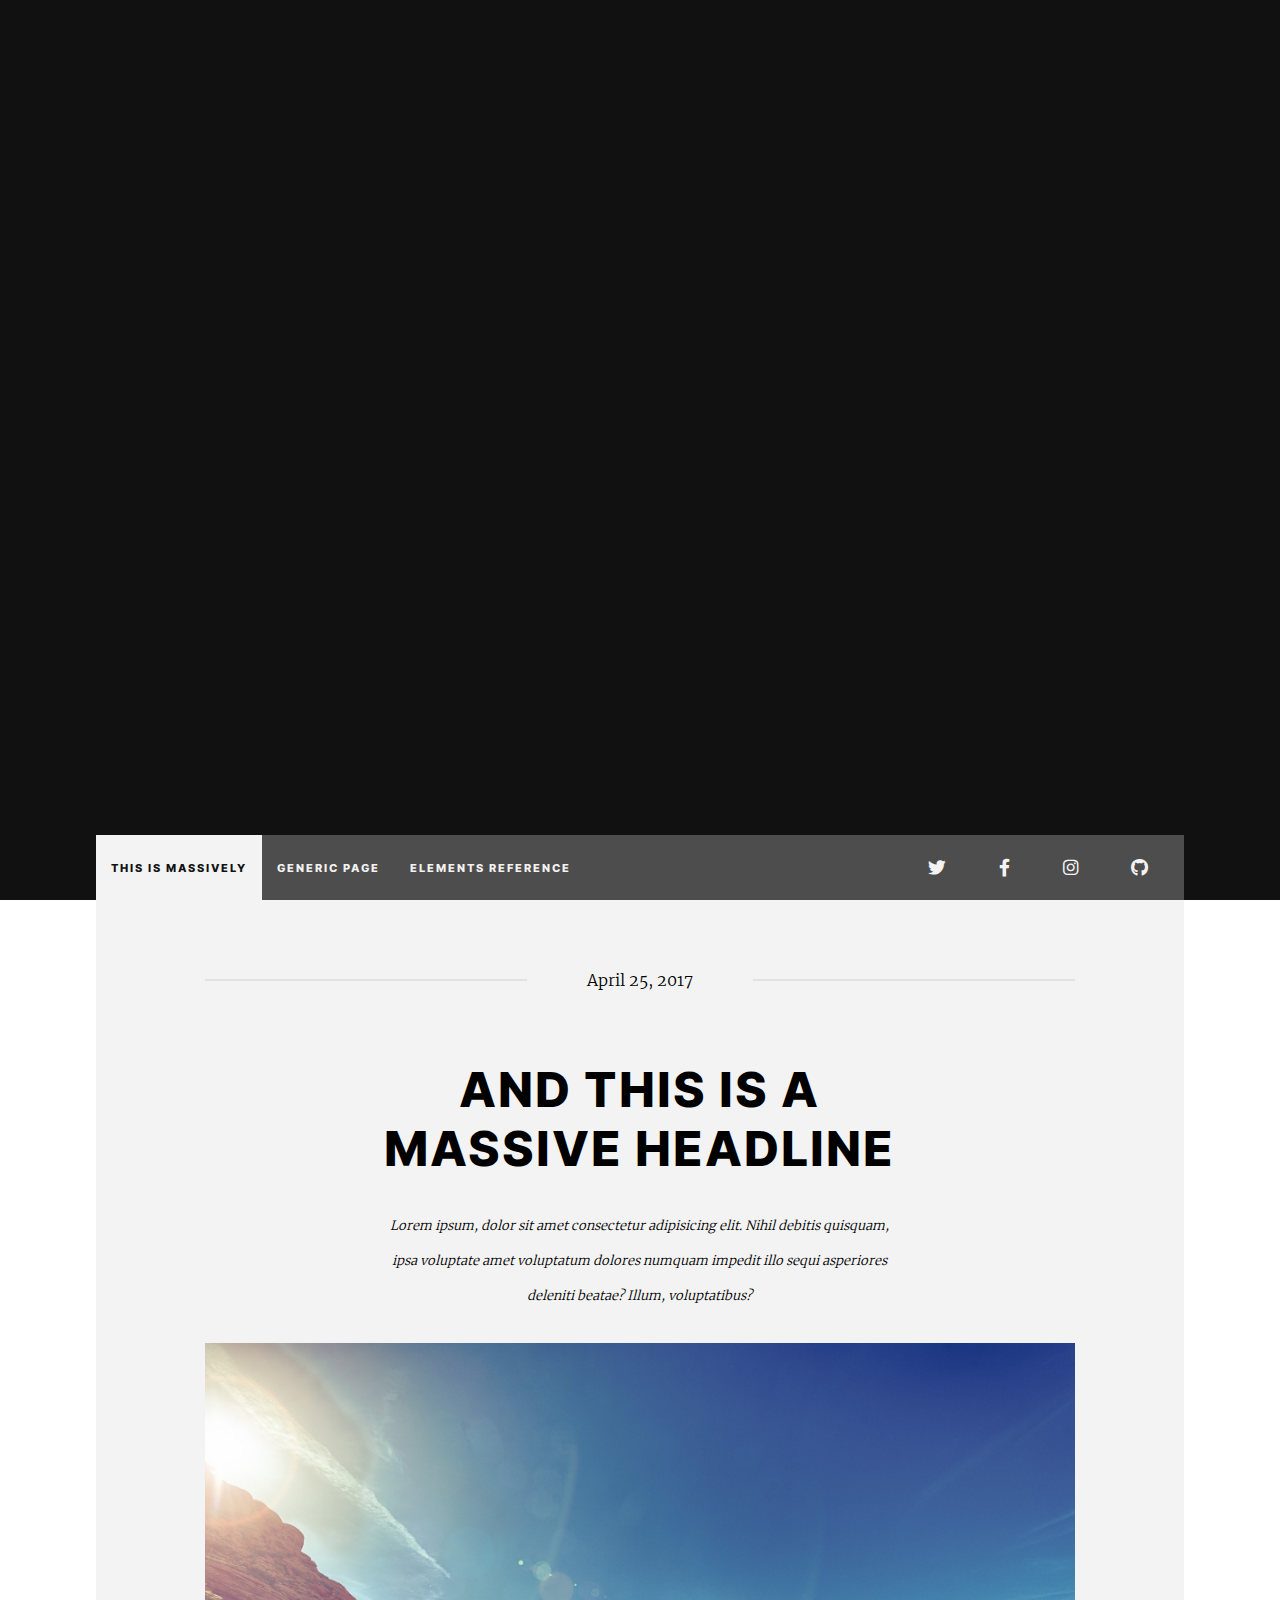
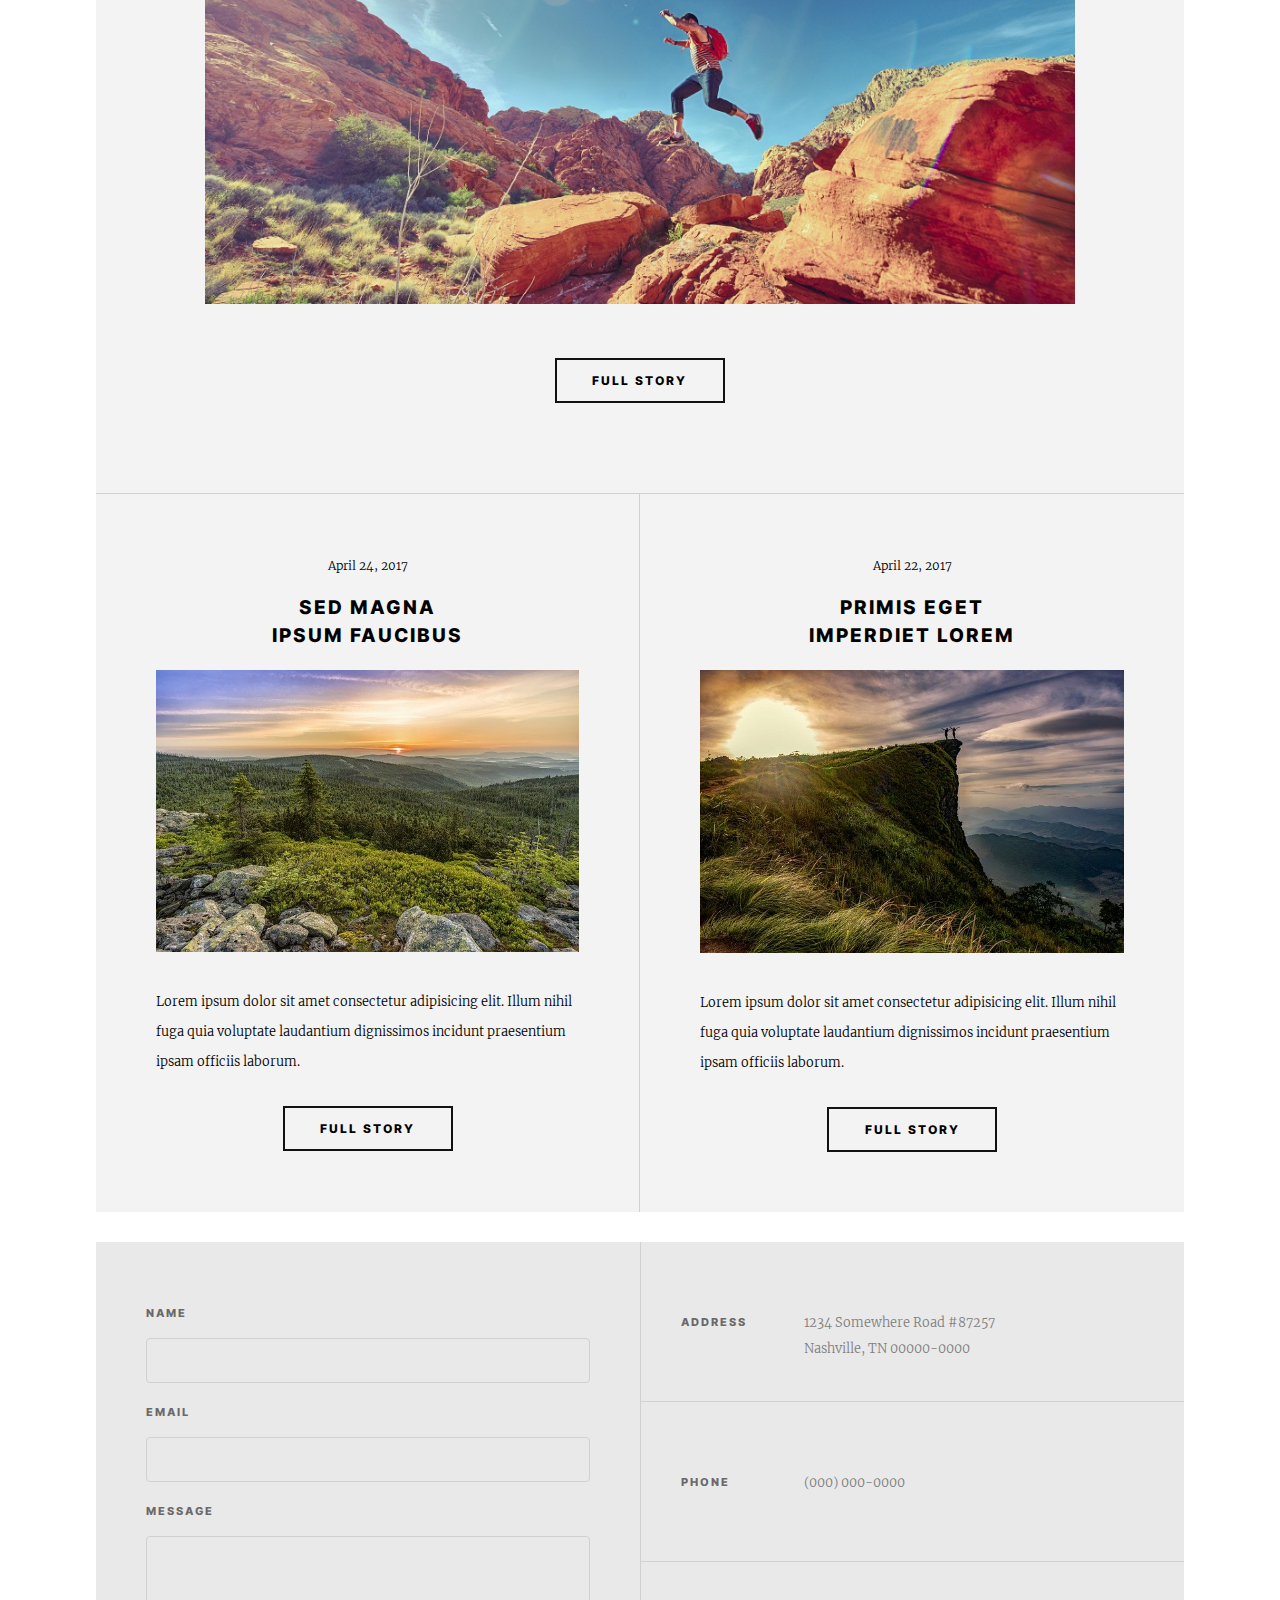
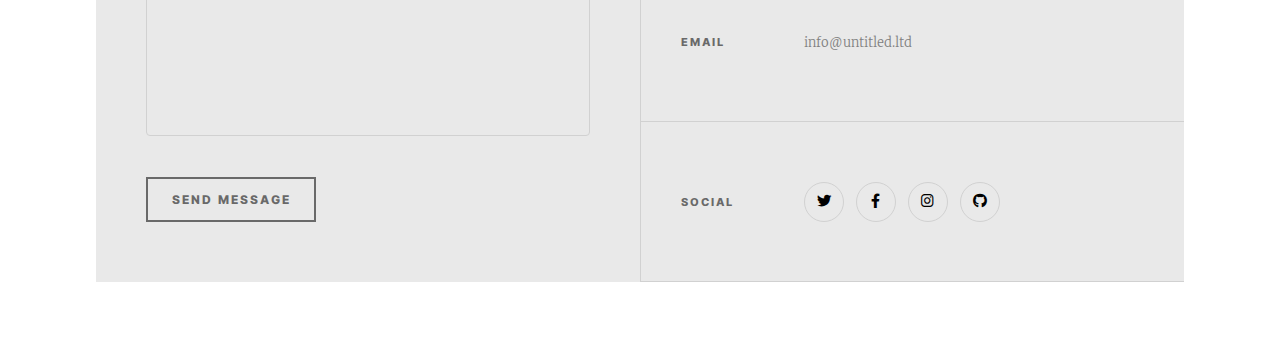
<file: Premier-site-SASS/index.html>
<!DOCTYPE html>
<html lang="en">

<head>
  <meta charset="UTF-8">
  <meta http-equiv="X-UA-Compatible" content="IE=edge">
  <meta name="viewport" content="width=device-width, initial-scale=1.0">
  <title>La Montagne</title>

  <link rel="stylesheet" href="https://cdnjs.cloudflare.com/ajax/libs/font-awesome/6.0.0/css/all.min.css"
    integrity="sha512-9usAa10IRO0HhonpyAIVpjrylPvoDwiPUiKdWk5t3PyolY1cOd4DSE0Ga+ri4AuTroPR5aQvXU9xC6qOPnzFeg=="
    crossorigin="anonymous" referrerpolicy="no-referrer" />
  <link rel="stylesheet" href="./assets/styles/index.css">
</head>

<body>
  <header>
    <div class="header-content">
      <h1>la montagne<br>ça vous gagne</h1>
      <p>Lorem ipsum dolor sit, amet consectetur adipisicing elit. Eius aspernatur deleniti repudiandae iure esse quam?
      </p>
      <span><a href="#main"><i class="fa-solid fa-arrow-down"></i></a></span>
    </div>
    <nav>
      <ul class="nav-left">
        <li>this is massively</li>
        <li>generic page</li>
        <li>elements reference</li>
      </ul>
      <ul class="nav-right">
        <li><i class="fa-brands fa-twitter"></i></li>
        <li><i class="fa-brands fa-facebook-f"></i></li>
        <li><i class="fa-brands fa-instagram"></i></li>
        <li><i class="fa-brands fa-github"></i></li>
      </ul>
    </nav>
  </header>

  <main id="main">
    <section class="section1">
      <span>April 25, 2017</span>
      <h2>and this is a <br>massive headline</h2>
      <p>Lorem ipsum, dolor sit amet consectetur adipisicing elit. Nihil debitis quisquam, ipsa voluptate amet
        voluptatum dolores numquam impedit illo sequi asperiores deleniti beatae? Illum, voluptatibus?</p>
      <img src="./assets/img/pic01.jpg" alt="img-hiking">
      <button class="btn">full story</button>
      </div>
    </section>

    <section class="section2">
      <div class="left-part">
        <span>April 24, 2017</span>
        <h3>sed magna<br>ipsum faucibus</h3>
        <img src="./assets/img/pic02.jpg" alt="forest">
        <p>Lorem ipsum dolor sit amet consectetur adipisicing elit. Illum nihil fuga quia voluptate laudantium
          dignissimos incidunt praesentium ipsam officiis laborum.</p>
        <button class="btn">full story</button>
      </div>
      <div class="right-part">
        <span>April 22, 2017</span>
        <h3>primis eget<br>imperdiet lorem</h3>
        <img src="./assets/img/pic03.jpg" alt="forest">
        <p>Lorem ipsum dolor sit amet consectetur adipisicing elit. Illum nihil fuga quia voluptate laudantium
          dignissimos incidunt praesentium ipsam officiis laborum.</p>
        <button class="btn">full story</button>
      </div>
    </section>
  </main>

  <footer>
    <form action="">
      <label for="name">name</label>
      <input type="text" id="name" autocomplete="off">
      <label for="email">email</label>
      <input type="text" id="email">
      <label for="message">message</label>
      <textarea id="message"></textarea>
      <div class="submit-container">
        <input type="submit" class="btn" value="send message">
      </div>
    </form>
    <div class="infos-contact">
      <div>
        <h3>address</h3>
        <p><br>1234 Somewhere Road #87257<br>Nashville, TN 00000-0000</p>
      </div>
      <div>
        <h3>phone</h3>
        <p>(000) 000-0000</p>
      </div>
      <div>
        <h3>email</h3>
        <p>info@untitled.ltd</p>
      </div>
      <div class="social">
        <h3>social</h3>
        <ul>
          <li><i class="fa-brands fa-twitter"></i></li>
          <li><i class="fa-brands fa-facebook-f"></i></li>
          <li><i class="fa-brands fa-instagram"></i></li>
          <li><i class="fa-brands fa-github"></i></li>
        </ul>
      </div>
    </div>
  </footer>
</body>

</html>
</file>
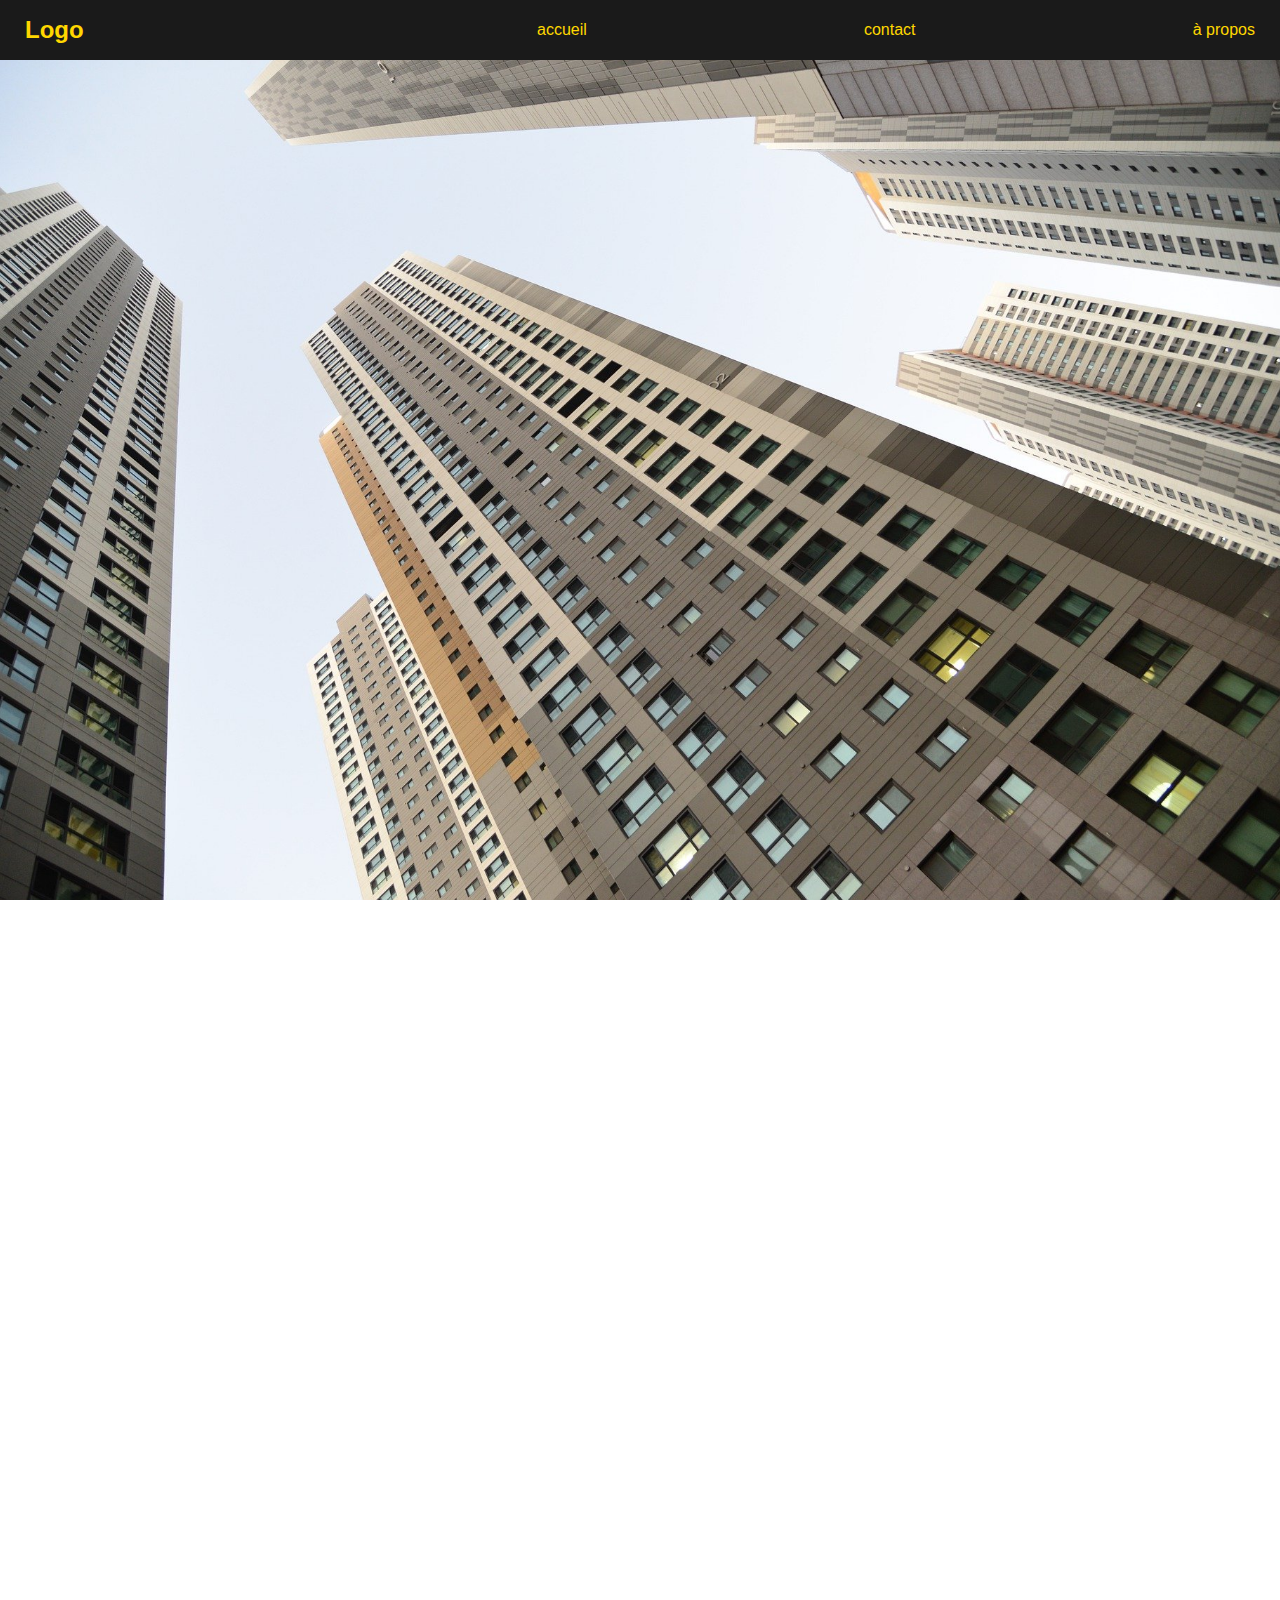
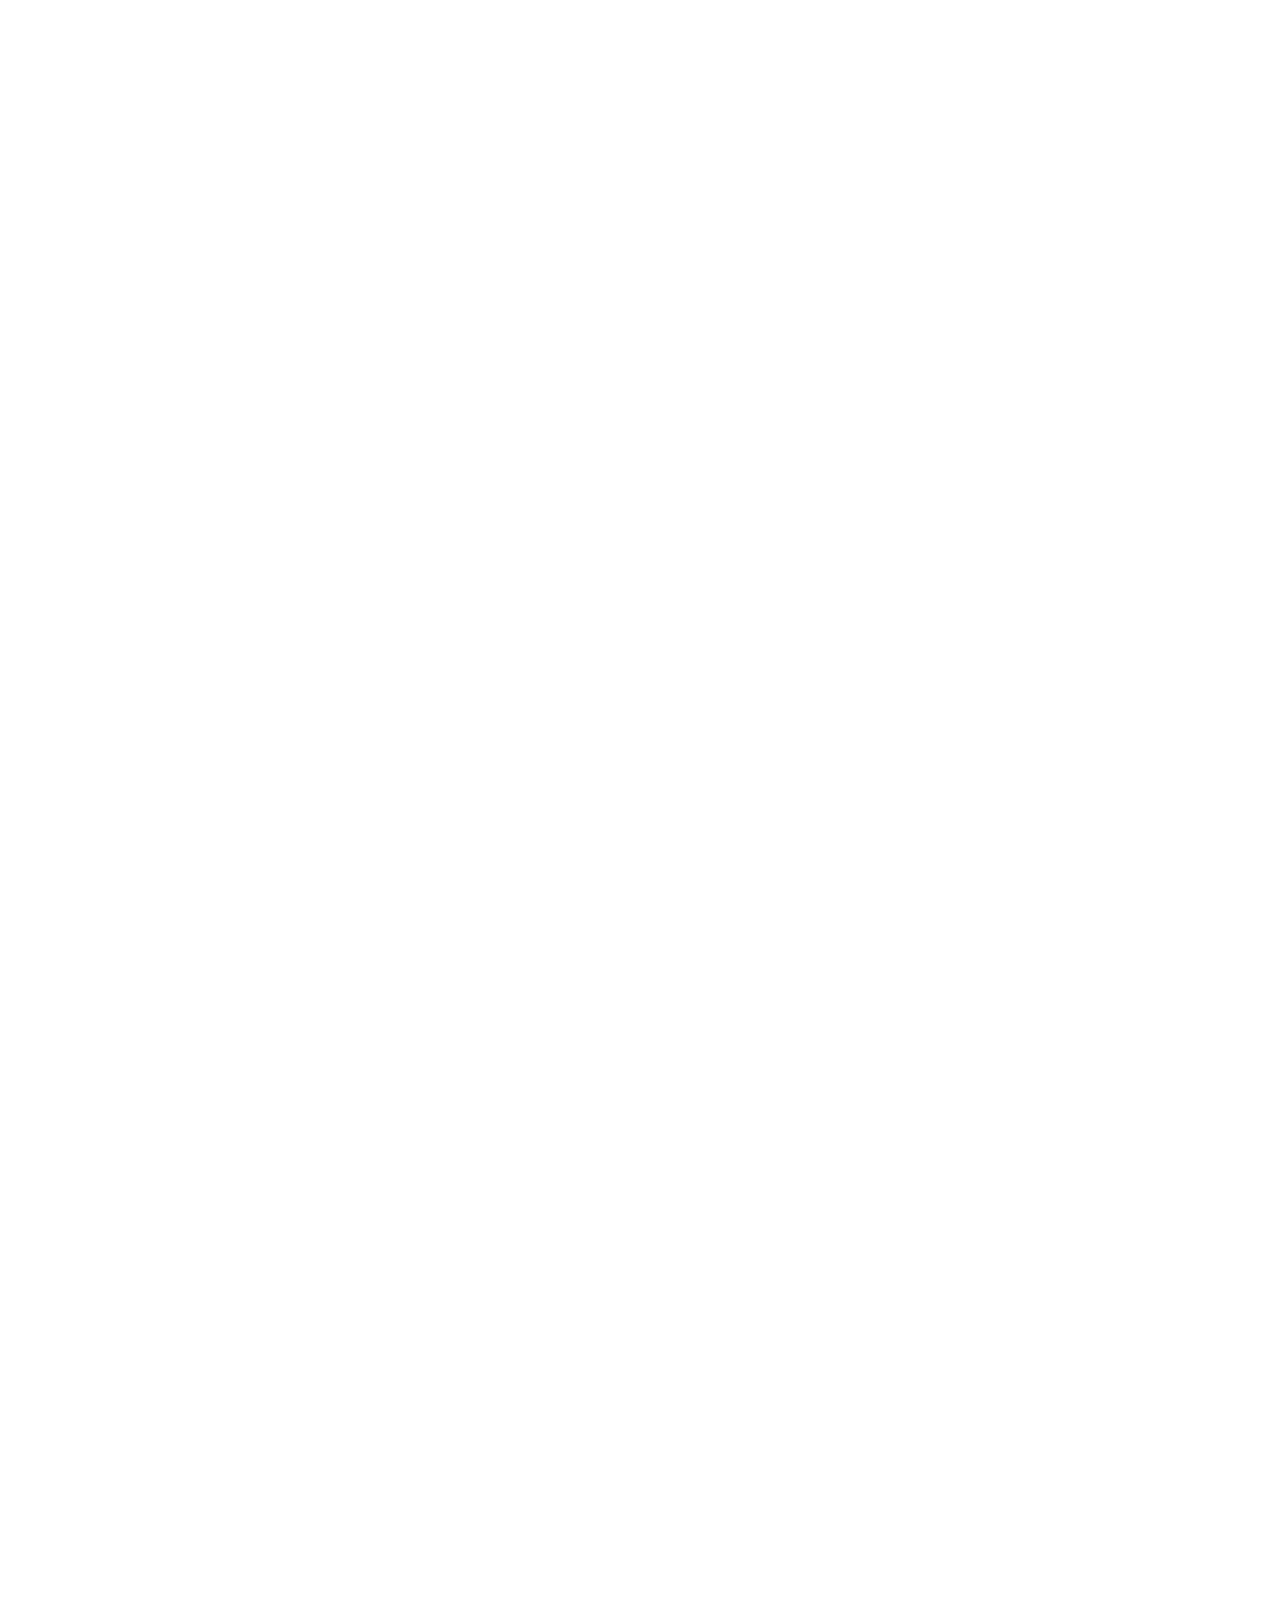
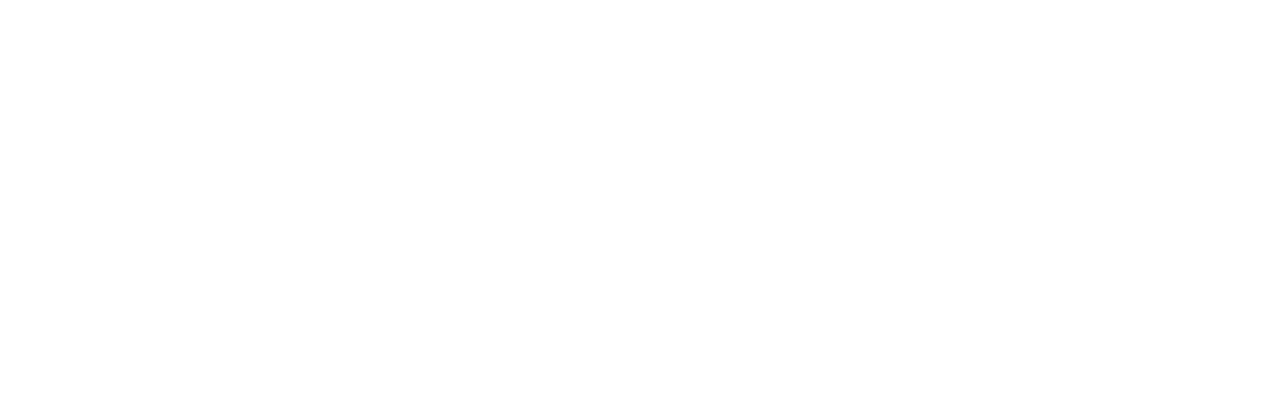
<file: Scroll-navbar/index.html>
<!DOCTYPE html>
<html lang="en">

<head>
  <meta charset="UTF-8">
  <meta http-equiv="X-UA-Compatible" content="IE=edge">
  <meta name="viewport" content="width=device-width, initial-scale=1.0">
  <title>Document</title>

  <link rel="stylesheet" href="./style.css">
</head>

<body>

  <nav id="navbar">
    <h2>Logo</h2>
    <ul>
      <li>accueil</li>
      <li>contact</li>
      <li>à propos</li>
    </ul>
  </nav>

  <header></header>


  <script src="index.js"></script>
</body>

</html>
</file>
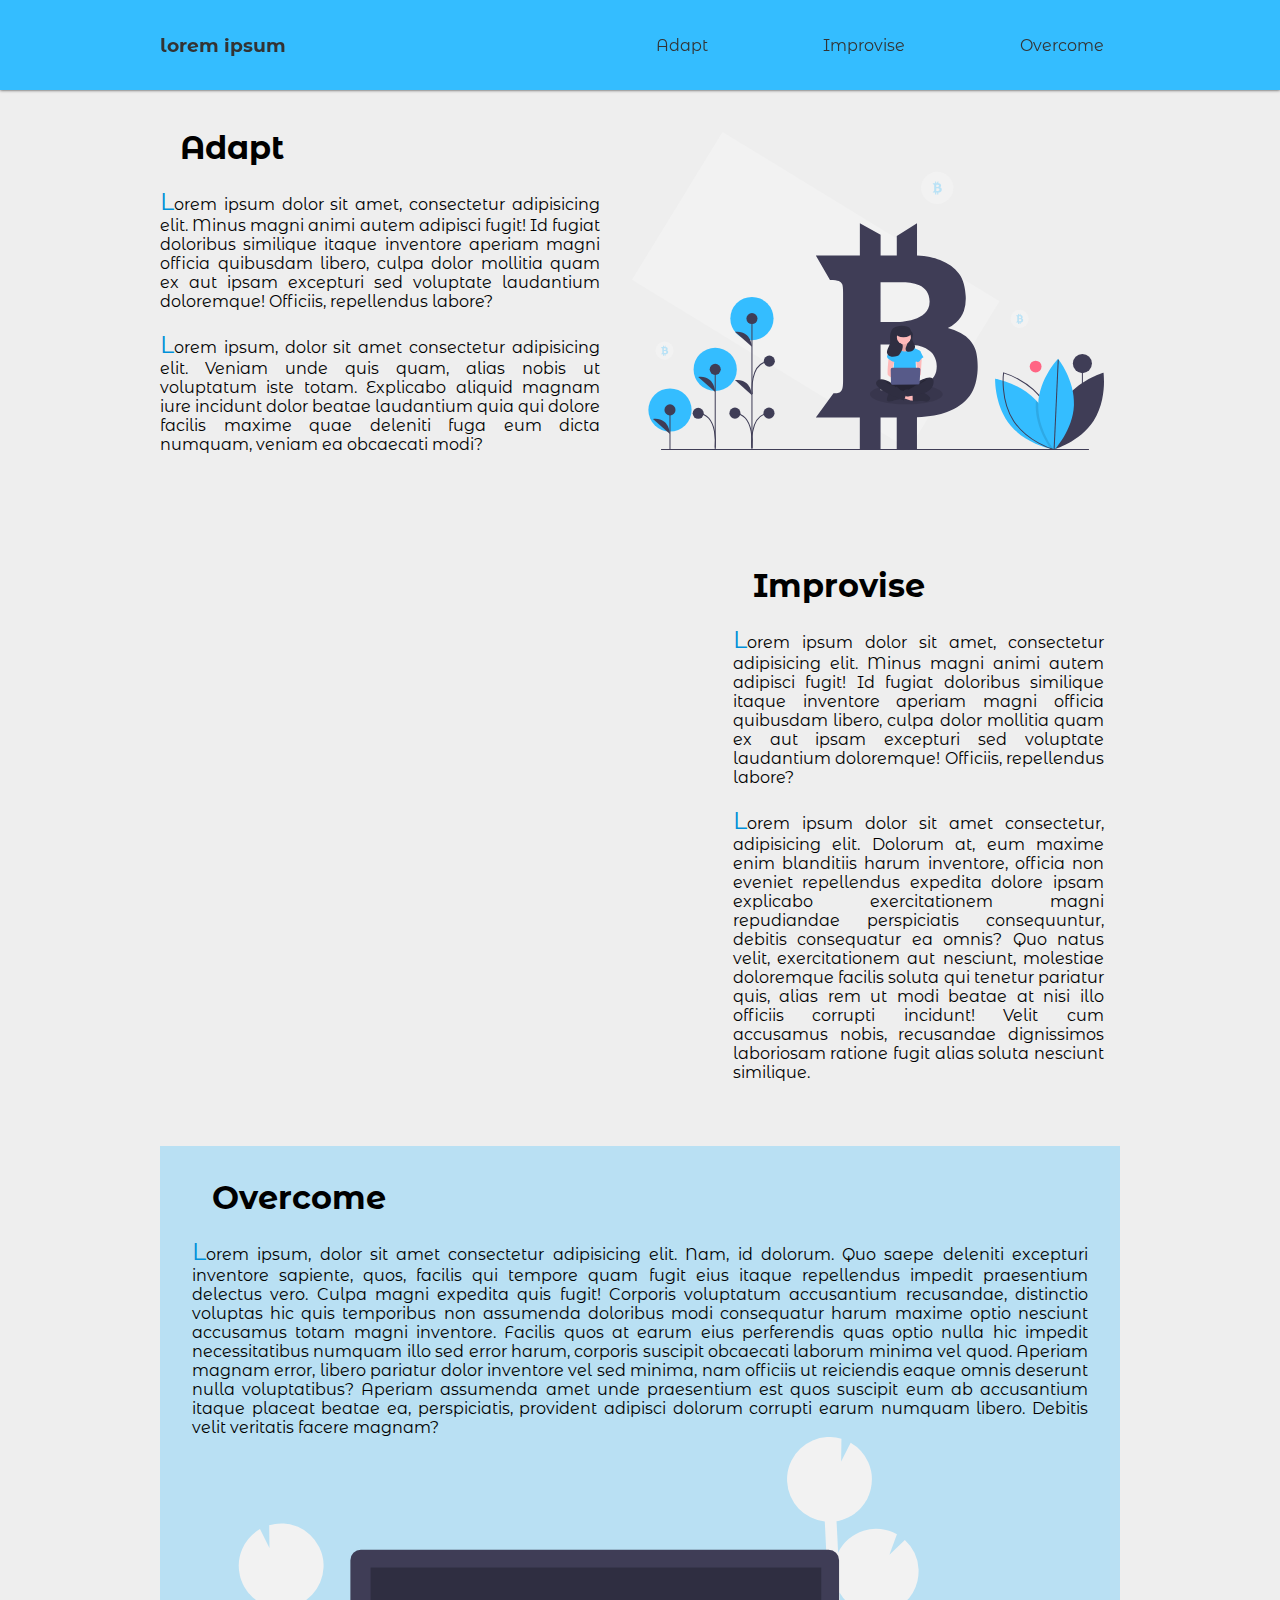
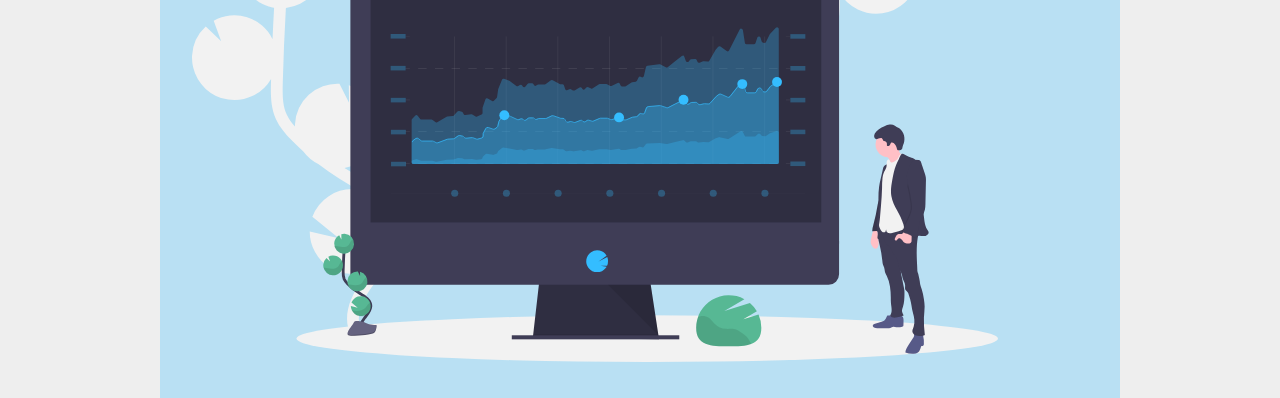
<file: Scroll-Popup/index.html>
<!DOCTYPE html>
<html lang="fr">

<head>
  <meta charset="UTF-8">
  <meta name="viewport" content="width=device-width, initial-scale=1.0">
  <meta http-equiv="X-UA-Compatible" content="ie=edge">

  <title>Scroll Events</title>

  <link rel="stylesheet" href="https://use.fontawesome.com/releases/v5.8.2/css/all.css">
  <link href="./style.css" rel="stylesheet">
</head>

<body>

  <nav id="navbar">
    <div class="nav-elements" id="nav-elements">
      <h3><a href="#">lorem ipsum</a></h3>
      <ul class="nav-links">
        <li><a href="#adapt-title">Adapt</a></li>
        <li><a href="#improvise">Improvise</a></li>
        <li><a href="#overcome">Overcome</a></li>
      </ul>
    </div>
  </nav>

  <main>
    <div class="adapt" id="adapt">
      <div class="dummy-adapt">
        <h2 id="adapt-title">Adapt</h2>
        <p>Lorem ipsum dolor sit amet, consectetur adipisicing elit. Minus magni animi autem adipisci fugit! Id fugiat
          doloribus similique itaque inventore aperiam magni officia quibusdam libero, culpa dolor mollitia quam ex aut
          ipsam excepturi sed voluptate laudantium doloremque! Officiis, repellendus labore?</p><br />
        <p>Lorem ipsum, dolor sit amet consectetur adipisicing elit. Veniam unde quis quam, alias nobis ut voluptatum
          iste totam. Explicabo aliquid magnam iure incidunt dolor beatae laudantium quia qui dolore facilis maxime quae
          deleniti fuga eum dicta numquam, veniam ea obcaecati modi?</p>
      </div>
      <img src="./media/svg/undraw_digital_currency_qpak.svg" alt="">

    </div>

    <div class="improvise" id="improvise">
      <img src="./media/svg/undraw_nakamoto_2iv6.svg" alt="" id="imgImprovise">
      <div>
        <h2>Improvise</h2>
        <p>Lorem ipsum dolor sit amet, consectetur adipisicing elit. Minus magni animi autem adipisci fugit! Id fugiat
          doloribus similique itaque inventore aperiam magni officia quibusdam libero, culpa dolor mollitia quam ex
          aut ipsam excepturi sed voluptate laudantium doloremque! Officiis, repellendus labore?</p><br />
        <p>Lorem ipsum dolor sit amet consectetur, adipisicing elit. Dolorum at, eum maxime enim blanditiis harum
          inventore, officia non eveniet repellendus expedita dolore ipsam explicabo exercitationem magni repudiandae
          perspiciatis consequuntur, debitis consequatur ea omnis? Quo natus velit, exercitationem aut nesciunt,
          molestiae doloremque facilis soluta qui tenetur pariatur quis, alias rem ut modi beatae at nisi illo
          officiis corrupti incidunt! Velit cum accusamus nobis, recusandae dignissimos laboriosam ratione fugit alias
          soluta nesciunt similique.</p>
      </div>
    </div>
    <div class="overcome" id="overcome">
      <h2>Overcome</h2>
      <p>Lorem ipsum, dolor sit amet consectetur adipisicing elit. Nam, id dolorum. Quo saepe deleniti excepturi
        inventore sapiente, quos, facilis qui tempore quam fugit eius itaque repellendus impedit praesentium delectus
        vero. Culpa magni expedita quis fugit! Corporis voluptatum accusantium recusandae, distinctio voluptas hic quis
        temporibus non assumenda doloribus modi consequatur harum maxime optio nesciunt accusamus totam magni inventore.
        Facilis quos at earum eius perferendis quas optio nulla hic impedit necessitatibus numquam illo sed error harum,
        corporis suscipit obcaecati laborum minima vel quod. Aperiam magnam error, libero pariatur dolor inventore vel
        sed minima, nam officiis ut reiciendis eaque omnis deserunt nulla voluptatibus? Aperiam assumenda amet unde
        praesentium est quos suscipit eum ab accusantium itaque placeat beatae ea, perspiciatis, provident adipisci
        dolorum corrupti earum numquam libero. Debitis velit veritatis facere magnam?</p>
      <img src="./media/svg/undraw_financial_data_es63.svg" alt="">
    </div>
  </main>

  <div class="pop-up" id="popup">
    <div class="pop-up-container">
      <h3>Don't miss out !<br />Suscribe to our newsletter</h3>
      <div class="button-container">
        <input type="email" placeholder="please enter you email">
        <button>Submit</button>
      </div>
      <i class="far fa-times-circle" id="closeBtn"></i>
    </div>
  </div>

  <script src="./script.js" type="text/javascript"></script>
</body>



</html>
</file>
<file: cssTest/style.css>
@import url("https://fonts.googleapis.com/css2?family=Oswald:wght@500&display=swap");

@font-face {
  font-family: "DMSerif";
  src: url(./assets/fonts/DMSerifDisplay-Regular.ttf);
}

/* L'étoile donne du style à TOUS les éléments */
/* * {
  margin: 0;
  padding: 0;
  border: 2px solid red;
} */

body {
  font-family: "DMSerif", Verdana;
  background: url(./assets/img/bg.jpg) center/cover;
  /* VH = 100% de la taille de l'écran (viewport height) */
  /* min-height: 100vh; */
}

h1 {
  text-transform: uppercase;
  letter-spacing: 3px;
  text-align: center;
  /* Les tailles de polices doivent être en REM */
  font-size: 2.5rem;
  text-shadow: 3px 3px 8px #00000042;
  color: #ab0ef4;
  font-family: "Oswald", sans-serif;
}

main {
  min-height: 500px;
  width: 90%;
  background: rgba(245, 245, 245, 0.9);
  /* Centrer une boite */
  margin: 0 auto;
  border: 2px solid rgb(0, 140, 255);
  border-radius: 20px 20px 0 0;
  box-shadow: 0px 0px 20px 4px #81cfc6;
  padding: 15px;
}

h2 {
  margin: 0;
}

.flexbox,
.grid,
.absolute {
  border: 2px solid skyblue;
  border-radius: 10px;
  padding: 10px;
  margin-top: 20px;
  min-height: 150px;
}

/* FLEXBOX */
/* Sert a répartir équitablement des éléments sur la page */
.flexbox ul {
  padding: 0;
  display: flex;
  justify-content: space-around;
}

.flexbox li {
  list-style: none;
  height: 160px;
  width: 160px;
  margin: 10px;
  background: turquoise;
  /* Centrer un unique élément veticalement et horizontalement */
  display: flex;
  justify-content: center;
  align-items: center;
}

/* GRID */
.grid-container {
  display: grid;
  grid-template-columns: 30% 70%;
}

.grid img {
  width: 80%;
  margin: 20px auto;
  display: block;
}

form {
  display: grid;
  grid-template-columns: 1fr 1fr;
  grid-template-rows: 1fr 1fr 1fr;
  grid-template-areas:
    "i1 i2"
    "ta ta"
    "vi bt";
}

input,
textarea {
  margin: 5px;
  border: 1px solid darkblue;
  padding: 10px;
  font-size: 1.1rem;
  font-family: "DMSerif";
  border-radius: 5px;
}

textarea {
  grid-area: ta;
  height: 40px;
  resize: none;
}

#btn-submit {
  grid-area: bt;
  cursor: pointer;
  background: cyan;
  transition: 0.2s;
}

#btn-submit:hover {
  background: darkblue;
  color: white;
}

/* ABSOLUTE  */
/* Sans élément en Relative, de base, l'élément en absolute l'est par rapport au Body  */
/* Il faut mettre une position relative au parent pour contraindre l'élément en absolute dans ses frontières  */
.absolute {
  position: relative;
}

#circle1 {
  height: 80px;
  width: 80px;
  background: skyblue;
  position: absolute;
  border-radius: 150px;
  top: -20px;
  right: -20px;
}

#circle2 {
  height: 40px;
  width: 40px;
  border-radius: 150px;
  background: teal;
  position: absolute;
  left: 50%;
  transform: translateX(-50%);
  top: 100px;
}

/* RESPONSIVE  */
@media screen and (max-width: 900px) {
  .grid-container {
    display: block;
  }
  .grid-container img {
    width: 40%;
  }
}

@media screen and (max-width: 610px) {
  .flexbox ul {
    flex-direction: column;
    align-items: center;
  }

  form {
    grid-template-columns: 1fr;
    grid-template-rows: 1fr;
    grid-template-areas:
      "i1"
      "i2"
      "ta"
      "bt";
  }
  input,
  textarea {
    font-size: 0.8rem;
  }
}
</file>
<file: deuxieme-site-css/style.css>
:root {
  --color1: #ede4d0;
  --color2: pink;
  --color3: #393b4b;
  --color4: rgb(18, 19, 19);
}
* {
  margin: 0;
  padding: 0;
  box-sizing: border-box;
}
body {
  background: url(./bg.jpg) center/cover;
  height: 100vh;
  font-family: "Segoe UI", Tahoma, Geneva, Verdana, sans-serif;
  color: var(--color1);
  display: flex;
  align-items: center;
  justify-content: center;
  overflow: hidden;
}
.card {
  background: rgba(0, 0, 0, 0.507);
  width: calc(100% - 50px);
  padding: 20px 20px 6px;
  box-shadow: 0px 2px 5px rgba(0, 0, 0, 0.521);
  border-radius: 5px;
  backdrop-filter: blur(5px);
}
.card:before {
  content: "\2730";
  position: absolute;
  top: 14px;
  right: 20px;
  font-size: 2.4rem;
}
h1 {
  margin-bottom: 24px;
  position: relative;
}
h1::after {
  content: "";
  position: absolute;
  background: var(--color2);
  height: 1px;
  width: 100%;
  bottom: -14px;
  left: 50%;
  transform: translateX(-50%) scaleX(0);
  animation: h1anim 6s ease-in-out forwards;
  transform-origin: centre;
}
@keyframes h1anim {
  100% {
    transform: translateX(-50%) scaleX(1);
  }
}
.grid-container {
  display: grid;
  grid-template-columns: 20% 80%;
}
.polygon-container {
  filter: drop-shadow(-1px 6px 3px var(--color2));
  /* Mettre le parent en grid */
  place-self: center left;
}
.polygon {
  clip-path: polygon(50% 0%, 100% 50%, 50% 100%, 0% 50%);
  background: linear-gradient(135deg, var(--color2) 0%, var(--color1) 100%);
  height: 100px;
  width: 100px;
}
.polygon:after {
  content: "Un texte";
  position: absolute;
  color: var(--color2);
  background: var(--color4);
  top: 50%;
  left: 50%;
  transform: translate(-50%, -50%) rotate(344deg);
  width: 90px;
  padding: 4px;
  text-align: center;
}
p {
  line-height: 26px;
  margin: 20px 0;
  display: -webkit-box;
  -webkit-box-orient: vertical;
  -webkit-line-clamp: 4;
  overflow: hidden;
  text-align: justify;
}
p::selection {
  background: var(--color2);
  color: var(--color3);
}
.checkbox-container {
  display: flex;
  justify-content: space-around;
  margin: 20px 0 30px;
  perspective: 30px;
}
input[type="checkbox"] {
  display: none;
}
input[type="checkbox"]:checked + label {
  background: var(--color2);
  color: var(--color3);
  transform: scale(1.1);
  filter: brightness(120%);
}
label {
  cursor: pointer;
  border: 1px solid var(--color1);
  background: var(--color3);
  padding: 10px;
  border-radius: 5px;
  transition: 0.2s;
  user-select: none;
}
label:first-of-type:hover {
  animation: label1 1s infinite linear;
}
@keyframes label1 {
  50% {
    transform: scale(1.2);
  }
  100% {
    transform: scale(1);
  }
}
label:nth-child(4):hover {
  animation: label2 3s infinite linear;
}
/* Ne pas oublier perspective sur le parent */
@keyframes label2 {
  33% {
    transform: translateZ(30px);
  }
  66% {
    transform: translateZ(-40px);
  }
  100% {
    transform: translateZ(0);
  }
}
.e-mail {
  text-align: center;
  margin-bottom: 20px;
}
.e-mail input {
  padding: 10px;
  border-radius: 5px;
  outline: none;
  border: 3px solid transparent;
  transition: 0.3s;
  text-align: center;
  font-size: 1.1rem;
  color: var(--color1);
  min-width: 180px;
  width: 35%;
  max-width: 300px;
}
input[type="text"]:focus {
  background: transparent;
  border: 3px solid var(--color2);
  border-radius: 150px;
}
input[type="text"]::placeholder {
  color: var(--color2);
  font-family: "Gill Sans", "Gill Sans MT", Calibri, "Trebuchet MS", sans-serif;
}
button {
  cursor: pointer;
  background: var(--color2);
  border: none;
  font-size: 1.3rem;
  padding: 10px 20px;
  border-radius: 150px;
  margin: 0 auto;
  display: block;
  transition: 0.1s;
}
button:hover {
  letter-spacing: 3px;
}
button:active {
  transform: scale(1.2);
}
button:hover + a,
a:hover {
  opacity: 1;
  visibility: visible;
  transform: translateY(0);
}
a {
  color: var(--color2);
  text-align: center;
  display: block;
  opacity: 0;
  visibility: hidden;
  transform: translateY(20px);
  transition: 0.3s;
}
a:visited {
  color: var(--color1);
}
img {
  height: 40px;
  position: absolute;
  filter: drop-shadow(0px 6px 3px rgba(255, 255, 0, 0.6));
  z-index: -1;
  animation: spaceship 60s infinite linear;
}
@keyframes spaceship {
  0% {
    top: 2%;
    left: 2%;
    transform: rotate(90deg);
  }
  10% {
    top: 6%;
    left: 30%;
    transform: rotate(95deg);
  }
  20% {
    top: 9%;
    left: 60%;
    transform: rotate(60deg);
  }
  30% {
    top: 0%;
    left: 80%;
    transform: rotate(90deg);
  }
  40% {
    top: 20%;
    left: 120%;
    transform: rotate(110deg);
  }
  50% {
    top: 50%;
    left: 80%;
    transform: rotate(323deg);
  }
  60% {
    top: 90%;
    left: 90%;
    transform: rotate(256deg);
  }
  70% {
    top: 110%;
    left: 50%;
    transform: rotate(237deg);
  }
  80% {
    top: 85%;
    left: 30%;
    transform: rotate(323deg);
  }
  90% {
    top: 50%;
    left: 15%;
    transform: rotate(350deg);
  }
  100% {
    top: 2%;
    left: 2%;
    transform: rotate(90deg);
  }
}
</file>
<file: Gaming-campus/style.css>
@import url('https://fonts.googleapis.com/css2?family=Montserrat:ital,wght@0,100..900;1,100..900&display=swap');

* {
    margin: 0;
    padding: 0;
    box-sizing: border-box;
    font-family: "Montserrat", serif;
}

button {
    background: none;
    outline: none;
    border : 1px solid whitesmoke;
    color: white;
    text-transform: uppercase;
    font-weight: 700;
    transition: 0.4s ease;
    cursor: pointer;
}

button:hover {
    color: black;
    background: whitesmoke;
}

a {
    text-decoration: none;
}

body {
    margin: 0 auto;
    text-align: center;
}

nav {
    max-width: 1100px;
    margin: 0 auto;
}

nav ul {
    display: flex;
    justify-content: space-between;
    align-items: center; 
    padding: 0 5px;
}

nav li {
    text-transform: uppercase;
    font-weight: 900;
    font-size: 0.9rem;
    cursor: pointer;
    position: relative;
    transition: 0.3s ease; 
    padding: 20px 0; 
    list-style: none;
}

nav li:first-child {
    color: #601374; 
}

nav li:first-child:before {
    content: "";
    position: absolute;
    width: 100%;
    height: 5px; 
    background-color: #601374; 
    transform: translateY(-20px);
}

nav li:hover:before {
    content: "";
    position: absolute;
    width: 100%;
    height: 5px; 
    background-color: #601374; 
    transform: translateY(-20px);
}

nav li:last-child:before {
    background: none;
}

#language {
    background-color: rgba(128,128,128,0.25);
    border-radius: 50px;   
    padding: 8px 16px;
}

.main-header {
    background: url(./assets/img/bg.jpg) fixed center/cover;
    padding: 60px;
    color: white;
}

h1 {
    text-transform: uppercase;
    font-size: 1.5rem;
    font-weight: 700;
    margin: 30px 0 35px;
}

.main-header button {
    letter-spacing: 2px;
    padding: 15px 30px;
}

.main-header i {
    transform: translateX(5px);
}

.header-text {
    padding: 45px 0;
    max-width: 1100px;
    font-size: 1.2rem;
    line-height: 34px;
    margin: 0 auto;
}

.icon-part {
    padding: 65px 0;
    background-color: rgb(15, 15, 15);
    color: whitesmoke;
}

.icon-part-container {
    display: flex;
    justify-content: space-between;
    align-items: center;
    max-width: 1100px;
    margin: 0 auto;
}

.lip-logo {
    margin-bottom: 30px;
}

.icon-part h3 {
    text-transform: uppercase;
    font-weight: 700;
}

.icon-part p {
    width: 80%;
    margin: 10px auto 20px;
}

.icon-part button {
    padding: 9px 32px;
}

.news-part {
    background-color: rgba(245, 245, 245, 0.8);
    padding: 80px 0 45px;
}

.header-news {
    display: grid;
    grid-template-columns: 70% 30%;   
    max-width: 1000px;
    margin: 0 auto;
}

.left-part {
    line-height: 30px;
}

.left-part h2 { 
    font-weight: 600;
    text-transform: uppercase;
    letter-spacing: 2px;
    text-align: left;
}

.left-part p {
    font-size: 0.9rem;
    font-weight: 600;
    text-align: left;
}

.right-part button {
    border-color: rgba(0, 0, 0, 0.562);
    color: #202020;
    letter-spacing: 1px;
    padding: 10px 20px;
}

.right-part button:hover {
    color: whitesmoke;
    background: rgba(0,0,0,0.9);
}

.main-news-container {
    display: flex;
    justify-content: space-around;
    max-width: 1100px;
    margin: 45px auto;
}

.main-news-container > div {
    position: relative;
    max-width: 23%;
}

.mn-pic img {
    object-fit: cover;
    width: 100%;
    border-radius: 3px;
    box-shadow: 0 2px 10px #888;
}

.main-news-container h4 {
    margin: 15px 0;
    text-align: left;
}

.main-news-container p {
    text-align: left;
    font-size: 0.8rem;
    line-height: 20px;
    margin-bottom: 45px;
}

.link {
    position: absolute;
    text-align: left;
    bottom: 0;
}

.main-news a {
    font-family: "Montserrat Thin", serif;
    text-transform: uppercase;
    color: #601374;
    font-size: 0.7rem;
    letter-spacing: 1px;
    
    font-weight: 900;
}

.main-news a:hover {
    color: rgb(180,180,1)
}

.main-news i {
    transform: translateX(5px);
}

.contact {
    padding: 65px 0 20px;
    max-width: 1100px;
    margin: 0 auto;
}

.contact-list {
    display: flex;
    justify-content: space-around;
    font-weight: 600;
    position: relative;
}

.contact-list:after {
    content: "";
    position: absolute;
    width: 80%;
    height: 1px;
    background: rgb(230, 230, 230);
    bottom: -28px;
}

.contact-list .list {
    width: 24%;
    text-align: left;
}

.contact-list h5 {
    text-transform: uppercase;
    font-size: 1rem;
    margin-bottom: 15px;
}

.infos-p li {
    margin: 15px 0;
}

.list p {
    line-height: 22px;
    margin-bottom: 8px;
}

.list h6 {
    font-size: 0.8rem;
    margin-bottom: 8px;
}

.list .network {
    margin: 20px 0 8px;
}

.footer-logos i {
    font-size: 0.8rem;
    margin: 0 12px 30px 0;
}

.copyright {
    margin: 0;
}
.contact-medias {
    padding: 60px 0 15px;
    display: flex;
    align-items: center;
    width: 95%;
    margin: 0 auto;
}

.medias-text {
    text-align: left;
    width: 30%;
}

.medias-text h3 {
    text-transform: uppercase;
    font-size: 0.9rem;
    margin-bottom: 12px;
}

.medias-text p {
    font-size: 0.8rem;
}

.medias-logos {
    display: flex;
    justify-content: space-around;
    width: 70%;
}

.medias-logos img {
    width: 60px;
}

footer {
    background: rgba(15, 15, 15, 0.767);
    color: whitesmoke;
    padding: 25px;
}

footer h3 {
    text-transform: uppercase;
    font-weight: 700;
    margin-bottom: 32px;
}

footer ul {
    display: flex;
    justify-content: space-around;
    max-width: 1000px;
    margin: 0 auto;
}

/* **************** MEDIA QUERIES ****************** */

@media screen and (max-width: 895px) {
    nav li {
        font-size: 0.7rem;
    }
    .main-header img {
        width: 80%;
    }
    .contact-list .list {
        padding-left: 15px;
    }
    .medias-logos img {
        width: 40px;
    }
    footer ul {
        flex-wrap: wrap;
    }
    footer li {
        margin: 5px;
    }
}

@media screen and (max-width: 704px) {
    nav li {
        display: none;
    }
    .icon-part-container {
        display: block;
    }
    .icon-part {
        padding: 0 0 30px;
    }
    .list-icon-part {
        margin-top: 40px;
    }
    .header-news {
        display: block;
    }
    .left-part {
        width: 100%;
    }
    .left-part h2 {
        text-align: center;
    }
    .left-part p {
        text-align: center;
        margin-bottom: 10px;
    }
    .main-news-container {
        display: block;
    }
    .main-news-container div {
        max-width: 90%;
        margin: 0 auto;
        padding-bottom: 15px;
        margin-top: 58px;
    }
    .main-news-container img {
        width: 50%;
    }
    .contact {
        display: none;
    }
}
</file>
<file: helium/style.css>
@import url('https://fonts.googleapis.com/css2?family=Inter:ital,opsz,wght@500&display=swap');

* {
    font-family: 'Inter', sans-serif;
    margin: 0;
    padding: 5px;
    box-sizing: border-box;
}
li {
    list-style: none;
}
p {
    font-size: 0.8rem;
}

body {
    position: relative;
    min-height: 100vh;
    background: rgb(26, 26, 26);
    color: rgb(218, 218, 218);
}


nav {
    display: flex;
    justify-content: space-between ;
    align-items: center;
    padding: 10px 20px;
    font-weight: bold;
}

nav h3 {
    color: rgb(255, 255, 255);
}

nav ul {
    display: flex;
    width: 50%;
    justify-content: space-between;
}

header {
    display: grid;
    grid-template-columns: 50% 50%;
    align-items: center;
    margin: 30px auto;
    padding-bottom: 10em;
}

h1 {
    font-size: 5rem;
}

.header-left-container h3 {
    color: rgb(69, 60, 194);
    font-size: 1.8rem;
}

#modem {
    width: 100%;
    margin: 0 auto;
}

.infos {
    display: flex;
    background: rgb(19, 19, 19);
    border-radius: 10px;
    position: absolute;
    bottom: 0;
    width: 100%;
}

.infos-left {
    width: 33%;
}

.btn-container {
    display: flex;
    flex-direction: column;
    justify-content: space-around;
}

button {
    border: none;
    background: rgb(69, 60, 194);
    color: rgb(240, 240, 240);
    width: 150px;
    padding: 10px 0;
    border-radius: 10px;
    font-weight: bold;
    letter-spacing: 1px;
    margin: 5px;
}

.infos-right {
    width: 67%;
}

.investors {
    display: flex;
    align-items: center;
    justify-content: center;
    height: 80%;
}

.img-container {
    display: flex;
    align-items: center;
    justify-content: space-around;
    width: 100%;
}

.img-container img {
    height: 60px;
}

@media screen and (max-width: 870px) {
    h1 {
        font-size: 2.5rem;
    }

    .header-left-container h3 {
        font-size: 1rem;
    }
    p {
        font-size: 0.7;
    }
    #modem {
        width: 60%;
    }
    header {
        display: block;
        align-items: center;
        text-align: center;
    }
    
}


@media screen and (max-width: 592px) {
    nav {
        grid-template-columns: 35% 65%;
    }
    nav ul {
        font-size: 0.7rem;
    }

    #modem {
        width: 60%;
    }

    .infos {
        display: block;
        text-align: center;
    }
    button {
        margin: 5px;
    }
    .img-container {
        height: 30px;
    }
}
</file>
<file: Integration-run/assets/style/style.css>
@font-face {
  font-family: "Source Sans Pro";
  src: url(../fonts/SourceSansPro-Light.ttf);
}

* {
  margin: 0;
  padding: 0;
  box-sizing: border-box;
  list-style-type: none;
  margin-block: 0;
  outline: none;
}
h1 {
  font-size: 3.4rem;
  font-weight: 200;
}
h2 {
  font-size: 2.25rem;
  font-weight: 500;
  letter-spacing: -1px;
}
a,
a:visited {
  color: black;
  text-decoration: none;
}
p {
  line-height: 36px;
  margin: 25px 0;
  font-size: 1.25rem;
}
.button {
  border: 1px solid #ccc;
  background: transparent;
  border-radius: 50px;
  padding: 13px 30px;
  display: inline-block;
  text-transform: uppercase;
  letter-spacing: 2px;
  cursor: pointer;
  font: 700 0.75rem "Source Sans pro";
  transition: 0.3s;
}
.button:hover,
footer a:hover {
  border: 1px solid skyblue;
  color: skyblue;
}
.container {
  display: flex;
  justify-content: center;
  align-items: center;
  padding: 55px;
}

body {
  font-family: "Source Sans Pro", sans-serif;
}
.section-1,
.section-2,
.contact {
  box-shadow: inset 0 1px 0 rgba(0, 0, 0, 0.082);
}

header {
  min-height: 100vh;
  display: grid;
  grid-template-columns: 50% 50%;
}
.img-banner {
  background: url(../../assets/img/banner.jpg) right/cover;
}

/**************** SECTION 1 ****************/
.section-1 {
  display: grid;
  grid-template-columns: 37% 63%;
  min-height: 400px;
}
.section-1 .img {
  background: url(../../assets/img/img-left.jpg) center/cover;
}

/**************** SECTION 2 *****************/
.section-2 {
  display: grid;
  grid-template-columns: 65% 35%;
  min-height: 400px;
}
.section-2 .img {
  background: url(../../assets/img/img-right.jpg) center/cover;
}

/***************** CONTACT ******************/
.contact {
  text-align: center;
  position: relative;
  padding: 60px 0;
}
.form-grid {
  display: grid;
  grid-template-columns: 50% 50%;
  grid-template-rows: 100px 224px;
  grid-template-areas:
    "input1 input2"
    "texta texta";
  gap: 10px;
  width: 85%;
  max-width: 600px;
  margin: 30px auto;
}
.textarea {
  grid-area: texta;
}
label {
  font-weight: 600;
  font-size: 0.8rem;
  letter-spacing: 1px;
}
input[type="text"],
textarea {
  width: 100%;
  margin: 20px 0 40px;
  border-radius: 4px;
  border: 1px solid #ccc;
  padding: 10px;
  transition: 0.2s;
}
input[type="text"]:focus,
textarea:focus {
  border: 2px solid skyblue;
}
textarea {
  resize: none;
  height: 180px;
}

/*********************** FOOTER ************************/
footer {
  padding: 70px 0 90px;
  position: relative;
}
footer:before {
  content: "";
  position: absolute;
  width: 90%;
  height: 1px;
  background: rgba(0, 0, 0, 0.082);
  top: 0px;
  left: 50%;
  transform: translateX(-50%);
}
footer ul {
  display: flex;
  justify-content: space-between;
  width: 33%;
  min-width: 300px;
  margin: 0 auto;
}
footer a {
  border: 1px solid #ccc;
  border-radius: 50px;
  width: 44px;
  height: 44px;
  display: flex;
  justify-content: center;
  align-items: center;
  transition: 0.3s;
}

/******************* RESPONSIVE *******************/
@media screen and (max-width: 650px) {
  header,
  .section-1,
  .section-2 {
    display: block;
  }
  header {
    height: auto;
  }
  header .img-banner {
    height: 50vh;
    margin-top: 30px;
  }
  .container {
    padding: 15px;
  }
  footer ul {
    min-width: 200px;
  }
  footer a {
    width: 24px;
    height: 24px;
  }
  footer i {
    font-size: 0.6rem;
  }
  .button {
    display: flex;
    justify-content: center;
    align-items: center;
    position: relative;
  }
  .container-run {
    display: flex;
    flex-direction: column;
    align-items: center;
  }
  p {
    text-align: center;
  }
}
</file>
<file: Le-resto/assets/styles/index.css>
@charset "UTF-8";
@font-face {
  font-family: "Allura";
  src: url(../fonts/Allura-Regular.ttf);
}
@font-face {
  font-family: "Poppins";
  src: url(../fonts/Poppins-Medium.ttf);
}
@font-face {
  font-family: "Roboto";
  src: url(../fonts/Roboto-Light.ttf);
}
* {
  margin: 0;
  padding: 0;
  -webkit-box-sizing: border-box;
          box-sizing: border-box;
}

li {
  list-style: none;
}

body {
  text-align: center;
  font-family: Roboto, serif;
  background: #21201e;
}

header {
  background: url(../img/bg-slider-06.jpg) center/cover;
  padding: 0 50px;
  color: #eee;
}
header nav {
  height: 12vh;
  display: grid;
  grid-template-columns: 10% 82% 8%;
  -webkit-box-align: center;
      -ms-flex-align: center;
          align-items: center;
  max-width: 1100px;
  margin: 0 auto;
}
@media screen and (max-width: 680px) {
  header nav {
    grid-template-columns: 50% 10% 40%;
  }
}
header nav .logo {
  font-family: Allura, cursive;
  font-weight: 100;
  font-size: 2rem;
  text-align: left;
}
header nav ul {
  display: -webkit-box;
  display: -ms-flexbox;
  display: flex;
  -webkit-box-align: center;
      -ms-flex-align: center;
          align-items: center;
  -ms-flex-pack: distribute;
      justify-content: space-around;
  text-transform: uppercase;
  font-size: 0.7rem;
  padding: 0 30px;
}
@media screen and (max-width: 680px) {
  header nav ul {
    visibility: hidden;
  }
}
header nav ul li {
  cursor: pointer;
}
header nav .nav-icons {
  display: -webkit-box;
  display: -ms-flexbox;
  display: flex;
  -webkit-box-align: center;
      -ms-flex-align: center;
          align-items: center;
  -ms-flex-pack: distribute;
      justify-content: space-around;
  font-size: 0.8rem;
}
header nav .nav-icons i {
  -webkit-transition: 0.2s;
  transition: 0.2s;
  cursor: pointer;
}
header nav .nav-icons i:hover {
  -webkit-transform: scale(1.3);
          transform: scale(1.3);
}
header .header-text {
  display: -webkit-box;
  display: -ms-flexbox;
  display: flex;
  -webkit-box-pack: center;
      -ms-flex-pack: center;
          justify-content: center;
  -webkit-box-align: center;
      -ms-flex-align: center;
          align-items: center;
  height: 88vh;
  -webkit-transform: translateY(-4%);
          transform: translateY(-4%);
}
header .header-text div {
  margin-top: -150px;
}
header .header-text div h2 {
  font-family: Allura, cursive;
  font-size: 3rem;
  font-weight: 100;
  color: rgb(166, 114, 69);
}
header .header-text div h1 {
  font-size: 3.2rem;
  letter-spacing: 10px;
  font-weight: 700;
  margin-top: -28px;
  font-family: Poppins, serif;
}
@media screen and (max-width: 680px) {
  header .header-text div h1 {
    font-size: 2rem;
    margin-top: -15px;
  }
}
header .header-text div img {
  height: 27px;
  margin: 32px 0;
}
header .header-text div h6 {
  font-size: 0.75rem;
  letter-spacing: 6px;
  font-weight: 100;
}

.section1 {
  display: grid;
  grid-template-columns: 50% 50%;
  background: #eee;
}
@media screen and (max-width: 680px) {
  .section1 {
    grid-template-columns: 1fr;
  }
}
.section1 .intro-text {
  margin: 15px;
  padding: 30px 15px;
  border: 1px dashed rgb(166, 114, 69);
}
.section1 .intro-text h2 {
  color: rgb(166, 114, 69);
  font-family: Allura, cursive;
  font-size: 2rem;
  font-weight: 500;
}
.section1 .intro-text h3 {
  margin-top: -12px;
  font-family: Poppins, serif;
}
.section1 .intro-text img {
  margin: 26px;
}
.section1 .intro-text img:nth-of-type(2) {
  height: 70px;
  border-radius: 150px;
  margin-bottom: 8px;
}
.section1 .intro-text h4 {
  font-family: Poppins, serif;
  font-weight: 100;
}
.section1 .intro-text h5 {
  color: rgb(182, 182, 182);
  font-size: 0.7rem;
}
.section1 .intro-pic {
  background: url(../img/store-01.jpg) center/cover;
}
@media screen and (max-width: 680px) {
  .section1 .intro-pic {
    display: none;
  }
}

.section2 {
  color: #eee;
  padding-bottom: 100px;
  position: relative;
}
.section2:after {
  content: "";
  position: absolute;
  height: 620px;
  width: 100%;
  background: url(../img/bg-menu-01.jpg) center/cover;
  left: 50%;
  bottom: -330px;
  -webkit-transform: translate(-50%, -50%);
          transform: translate(-50%, -50%);
}
.section2 h2 {
  color: rgb(166, 114, 69);
  font-size: 2rem;
  font-family: Allura, cursive;
  font-weight: 500;
  padding: 60px 0 30px;
}
.section2 ul {
  display: -webkit-box;
  display: -ms-flexbox;
  display: flex;
  -webkit-box-align: center;
      -ms-flex-align: center;
          align-items: center;
  -ms-flex-pack: distribute;
      justify-content: space-around;
  width: 50%;
  margin: 30px auto;
  min-width: 500px;
}
@media screen and (max-width: 680px) {
  .section2 ul {
    min-width: 200px;
    width: 90%;
    font-size: 0.65rem;
  }
}
.section2 ul li {
  border-bottom: 1px solid rgb(182, 182, 182);
  padding-bottom: 8px;
  cursor: pointer;
}
.section2 .meals {
  background: #eee;
  color: #21201e;
  width: 85%;
  max-width: 800px;
  margin: 0 auto;
  border-top: 4px solid rgb(166, 114, 69);
  padding: 15px 0;
  display: grid;
  grid-template-columns: 50% 50%;
  z-index: 1000;
  position: relative;
}
@media screen and (max-width: 680px) {
  .section2 .meals {
    grid-template-columns: 1fr;
  }
}
.section2 .meals .meal {
  display: grid;
  grid-template-columns: 25% 60% 15%;
  border-bottom: 1px dashed rgb(182, 182, 182);
  padding: 30px 0;
  margin: 0 20px;
}
.section2 .meals .meal img {
  border-radius: 50px;
  -o-object-fit: cover;
     object-fit: cover;
  width: 100%;
  -ms-flex-item-align: center;
      align-self: center;
}
.section2 .meals .meal .meal-text {
  text-align: left;
  display: -webkit-box;
  display: -ms-flexbox;
  display: flex;
  -webkit-box-pack: center;
      -ms-flex-pack: center;
          justify-content: center;
  -webkit-box-orient: vertical;
  -webkit-box-direction: normal;
      -ms-flex-direction: column;
          flex-direction: column;
  margin: 0 10px;
  height: 100%;
}
.section2 .meals .meal .meal-text h3 {
  text-transform: uppercase;
  color: #21201e;
  font-size: 0.8rem;
  font-weight: bold;
  margin-bottom: 5px;
}
.section2 .meals .meal > p {
  color: rgb(166, 114, 69);
  font-weight: 600;
  font-size: 1.1rem;
  display: grid;
  height: 100%;
  -webkit-box-align: center;
      -ms-flex-align: center;
          align-items: center;
}

.section3 {
  padding: 100px 15px 65px;
  color: #eee;
}
.section3 .form-content {
  display: grid;
  grid-template-columns: 30% 70%;
  background: #eee;
  max-width: 1050px;
  margin: 0 auto;
}
@media screen and (max-width: 850px) {
  .section3 .form-content {
    grid-template-columns: 1fr;
  }
}
.section3 .form-content .hours {
  padding: 24px;
  background: black;
}
.section3 .form-content .hours .hours-content {
  border: 1px dashed rgb(182, 182, 182);
  padding: 20px 0;
}
.section3 .form-content .hours .hours-content h3 {
  font-family: Allura, cursive;
  font-size: 2.5rem;
  font-weight: 100;
  color: rgb(166, 114, 69);
}
.section3 .form-content .hours .hours-content h4 {
  font-family: Poppins, serif;
  margin-top: -16px;
  letter-spacing: 2px;
  font-size: 1.3rem;
}
.section3 .form-content .hours .hours-content img {
  margin-top: 25px;
}
.section3 .form-content .hours .hours-content h5 {
  text-transform: uppercase;
  color: rgb(166, 114, 69);
  font-family: Poppins, serif;
  font-weight: 100;
  font-size: 1.1rem;
  margin: 38px 0 12px;
}
.section3 .form-content .hours .hours-content p {
  font-size: 0.85rem;
}
.section3 .form-content .form-infos {
  display: -webkit-box;
  display: -ms-flexbox;
  display: flex;
  -webkit-box-pack: center;
      -ms-flex-pack: center;
          justify-content: center;
  -webkit-box-align: center;
      -ms-flex-align: center;
          align-items: center;
  padding: 30px 0;
}
.section3 .form-content .form-infos h2 {
  font-family: Allura, cursive;
  font-size: 2.5rem;
  font-weight: 100;
  color: rgb(166, 114, 69);
}
.section3 .form-content .form-infos h3 {
  color: #21201e;
  margin-top: -18px;
  font-family: Poppins, serif;
  font-size: 1.8rem;
}
.section3 .form-content .form-infos img {
  height: 25px;
  margin: 25px;
}
.section3 .form-content .form-infos .form-inputs {
  display: grid;
  grid-template-columns: 1fr 1fr 1fr;
  margin-bottom: 30px;
}
@media screen and (max-width: 680px) {
  .section3 .form-content .form-infos .form-inputs {
    grid-template-columns: 1fr;
  }
}
.section3 .form-content .form-infos .form-inputs > * {
  padding: 10px 0;
  margin: 10px;
  background: none;
  outline: none;
  border: none;
  border-bottom: 1px solid rgb(182, 182, 182);
}
.section3 .form-content .form-infos button {
  border: none;
  border-radius: 50px;
  background: #21201e;
  color: #eee;
  padding: 16px 34px;
  letter-spacing: 4px;
  font-weight: 700;
  cursor: pointer;
  -webkit-transition: 0.2s;
  transition: 0.2s;
}
.section3 .form-content .form-infos button:hover {
  -webkit-transform: translateX(3px);
          transform: translateX(3px);
  -webkit-box-shadow: 0 1px 4px rgba(0, 0, 0, 0.433);
          box-shadow: 0 1px 4px rgba(0, 0, 0, 0.433);
}

.section4 {
  padding: 50px 20px 90px;
}
@media screen and (max-width: 680px) {
  .section4 {
    display: none;
  }
}
.section4 .events-container {
  max-width: 1000px;
  margin: 0 auto;
}
.section4 .events-container h2 {
  font-size: 2.5rem;
  color: rgb(166, 114, 69);
  font-family: Allura, cursive;
  font-weight: 100;
}
.section4 .events-container h4 {
  letter-spacing: 2px;
  font-size: 2rem;
  font-weight: 900;
  color: #eee;
  margin-top: -12px;
  font-family: Poppins, serif;
}
.section4 .events-container img {
  margin: 30px 0;
}
.section4 .events-container .event-grid {
  display: grid;
  grid-template-columns: 58% 42%;
  grid-template-rows: 1fr 1fr;
  grid-template-areas: "a b" "c b";
  gap: 20px;
}
.section4 .events-container .event-grid .date-content {
  background: #21201e;
  height: 86px;
  width: 86px;
  margin: 0 auto;
  color: #eee;
  display: -webkit-box;
  display: -ms-flexbox;
  display: flex;
  -webkit-box-pack: center;
      -ms-flex-pack: center;
          justify-content: center;
  -webkit-box-align: center;
      -ms-flex-align: center;
          align-items: center;
  -webkit-box-orient: vertical;
  -webkit-box-direction: normal;
      -ms-flex-direction: column;
          flex-direction: column;
  line-height: 22px;
}
.section4 .events-container .event-grid .date-content h6 {
  font-size: 1.7rem;
}
.section4 .events-container .event-grid .address {
  background: #eee;
}
.section4 .events-container .event-grid .address h3 {
  letter-spacing: 1px;
  font-size: 1.3rem;
  font-weight: 500;
  padding-left: 8px;
}
.section4 .events-container .event-grid .address p {
  font-size: 0.9rem;
  color: rgb(182, 182, 182);
  margin-top: 20px;
  letter-spacing: 1px;
}
.section4 .events-container .event-grid .address p i {
  margin-right: 3px;
  font-size: 0.7rem;
  -webkit-transform: translateY(-2px);
          transform: translateY(-2px);
}
.section4 .events-container .event-grid .address p i:nth-child(2) {
  margin-left: 10px;
}
.section4 .events-container .event-grid .address h5 {
  letter-spacing: 2px;
  margin-top: 25px;
}
.section4 .events-container .event-grid .event-left {
  display: grid;
  grid-template-columns: 39% 61%;
  text-align: left;
}
.section4 .events-container .event-grid .event-left .date {
  display: -webkit-box;
  display: -ms-flexbox;
  display: flex;
  -webkit-box-pack: center;
      -ms-flex-pack: center;
          justify-content: center;
  -webkit-box-align: center;
      -ms-flex-align: center;
          align-items: center;
}
.section4 .events-container .event-grid .event-left .address {
  color: #21201e;
  padding: 30px 20px;
}
.section4 .events-container .event-grid .event-1 {
  grid-area: a;
}
.section4 .events-container .event-grid .event-1 .date {
  background: url(../img/event-01.jpg) center/cover;
}
.section4 .events-container .event-grid .event-2 {
  grid-area: c;
}
.section4 .events-container .event-grid .event-2 .date {
  background: url(../img/event-02.jpg) center/cover;
}
.section4 .events-container .event-grid .event-3 {
  grid-area: b;
  background: url(../img/event-03.jpg) center/cover;
  padding: 25px;
}
.section4 .events-container .event-grid .event-3 .address {
  height: 100%;
  padding: 0 12px;
}
.section4 .events-container .event-grid .event-3 .address h3 {
  margin: 40px 0 15px;
}
.section4 .events-container .event-grid .event-3 .address h5 {
  padding: 45px 0;
}

.section5 {
  padding: 70px 0 230px;
  position: relative;
}
.section5:after {
  content: "";
  height: 350px;
  width: 100%;
  position: absolute;
  background: url(../img/gmap.jpg) center/cover;
  left: 0;
  bottom: 0;
}
.section5 .quote-container {
  background: #eee;
  z-index: 3;
  position: relative;
  max-width: 1000px;
  width: 90%;
  margin: 0 auto;
  padding: 65px 70px;
  -webkit-box-shadow: 0 0 3px #333;
          box-shadow: 0 0 3px #333;
}
.section5 .quote-container:before {
  content: "";
  position: absolute;
  background: url(../img/avatar-02.jpg) center/cover;
  height: 60px;
  width: 60px;
  top: -30px;
  left: 50%;
  -webkit-transform: translateX(-50%);
          transform: translateX(-50%);
  border-radius: 50px;
}
.section5 .quote-container .text-container {
  line-height: 30px;
}
.section5 .quote-container .text-container:before {
  content: "❝";
}
.section5 .quote-container .text-container:after {
  content: "❞";
}
.section5 .quote-container .text-container:before, .section5 .quote-container .text-container:after {
  font-size: 1.5rem;
}
.section5 .quote-container h2 {
  margin: 30px 0 15px;
  font-family: Roboto, serif;
  font-weight: 100;
}
.section5 .quote-container p {
  color: rgb(166, 114, 69);
}

footer {
  background: url(../img/bg-footer.jpg) center/cover;
  text-align: left;
  padding: 65px 32px;
  color: #eee;
}
@media screen and (max-width: 680px) {
  footer {
    background: none;
  }
}
footer .footer-content {
  max-width: 1000px;
  margin: 0 auto;
  display: grid;
  grid-template-columns: 50% 50%;
}
@media screen and (max-width: 680px) {
  footer .footer-content {
    grid-template-columns: 1fr;
  }
}
footer .footer-content .left-part {
  padding-right: 30px;
  line-height: 30px;
}
@media screen and (max-width: 680px) {
  footer .footer-content .left-part {
    display: none;
  }
}
footer .footer-content .left-part h2 {
  font-family: Allura, cursive;
  font-size: 2.5rem;
  font-weight: 100;
  color: rgb(166, 114, 69);
  margin-bottom: 15px;
}
footer .footer-content .left-part p {
  font-size: 0.9rem;
  color: rgb(182, 182, 182);
}
footer .footer-content .right-part {
  padding-left: 50px;
  display: grid;
  grid-template-rows: 1fr 1fr;
}
@media screen and (max-width: 680px) {
  footer .footer-content .right-part {
    padding-left: 20px;
  }
}
footer .footer-content .right-part h3 {
  font-size: 0.85rem;
}
footer .footer-content .right-part input {
  margin-top: 15px;
  background: none;
  border: 1px solid rgba(166, 114, 69, 0.151);
  padding: 7px 13px;
  width: 250px;
}
@media screen and (max-width: 680px) {
  footer .footer-content .right-part input {
    width: 150px;
  }
}
footer .footer-content .right-part .follow-us {
  display: -webkit-box;
  display: -ms-flexbox;
  display: flex;
  margin-top: 50px;
}
@media screen and (max-width: 680px) {
  footer .footer-content .right-part .follow-us h3 {
    display: none;
  }
}
footer .footer-content .right-part .follow-us ul {
  display: -webkit-box;
  display: -ms-flexbox;
  display: flex;
  -webkit-box-align: center;
      -ms-flex-align: center;
          align-items: center;
  -ms-flex-pack: distribute;
      justify-content: space-around;
  -ms-flex-wrap: wrap;
      flex-wrap: wrap;
  color: #595956;
  font-size: 0.8rem;
  width: 200px;
  cursor: pointer;
}
footer .footer-content .right-part .follow-us ul i {
  -webkit-transition: 0.2s;
  transition: 0.2s;
}
footer .footer-content .right-part .follow-us ul i:hover {
  -webkit-transform: scale(1.5);
          transform: scale(1.5);
}/*# sourceMappingURL=index.css.map */
</file>
<file: Premier-site-SASS/assets/styles/index.css>
@font-face {
  font-family: "inter-bold";
  src: url(../fonts/Inter-ExtraBold.ttf);
}
@font-face {
  font-family: "merri";
  src: url(../fonts/Merriweather-Light.ttf);
}
* {
  margin: 0;
  padding: 0;
  -webkit-box-sizing: border-box;
          box-sizing: border-box;
}

html {
  scroll-behavior: smooth;
}

li {
  list-style: none;
}

a,
a:visited {
  color: rgb(243, 243, 243);
}

body {
  background: url(../img/bg.jpg) fixed center/cover;
  text-align: center;
  font-family: merri, serif;
  max-width: 1300px;
  margin: 0 auto;
}
body:before {
  content: "";
  position: absolute;
  height: 100%;
  width: 100%;
  top: 0;
  left: 0;
  background: rgb(17, 17, 17);
  -webkit-animation: animBefore 1.5s ease forwards;
          animation: animBefore 1.5s ease forwards;
  -webkit-animation-delay: 0.15s;
          animation-delay: 0.15s;
}
@-webkit-keyframes animBefore {
  to {
    opacity: 0;
  }
}
@keyframes animBefore {
  to {
    opacity: 0;
  }
}

.btn {
  background: none;
  border: 2px solid rgb(17, 17, 17);
  height: 45px;
  width: 170px;
  font-size: 0.75rem;
  cursor: pointer;
  font-family: inter-bold, sans-serif;
  letter-spacing: 2px;
  text-transform: uppercase;
  -webkit-transition: 0.2s;
  transition: 0.2s;
}
.btn:hover {
  -webkit-transform: scale(1.05);
          transform: scale(1.05);
}

header {
  color: rgb(243, 243, 243);
  position: relative;
  min-height: 100vh;
}
header .header-content {
  display: -webkit-box;
  display: -ms-flexbox;
  display: flex;
  -webkit-box-orient: vertical;
  -webkit-box-direction: normal;
      -ms-flex-direction: column;
          flex-direction: column;
  -webkit-box-pack: center;
      -ms-flex-pack: center;
          justify-content: center;
  -webkit-box-align: center;
      -ms-flex-align: center;
          align-items: center;
  min-height: 100vh;
  opacity: 0;
  -webkit-transform: translateY(40px);
          transform: translateY(40px);
  -webkit-animation: headerAnim 1.5s forwards;
          animation: headerAnim 1.5s forwards;
}
@-webkit-keyframes headerAnim {
  to {
    -webkit-transform: translateY(0);
            transform: translateY(0);
    opacity: 1;
  }
}
@keyframes headerAnim {
  to {
    -webkit-transform: translateY(0);
            transform: translateY(0);
    opacity: 1;
  }
}
header .header-content h1 {
  font-family: inter-bold, sans-serif;
  letter-spacing: 2px;
  text-transform: uppercase;
  font-size: 4rem;
  letter-spacing: 6px;
}
@media screen and (max-width: 700px) {
  header .header-content h1 {
    font-size: 2rem;
  }
}
header .header-content p {
  margin: 40px auto 60px;
  font-style: italic;
  width: 85%;
}
header .header-content span {
  border: 2px solid rgb(243, 243, 243);
  border-radius: 50px;
  height: 60px;
  width: 60px;
  font-size: 1.2rem;
  display: -webkit-box;
  display: -ms-flexbox;
  display: flex;
  -webkit-box-pack: center;
      -ms-flex-pack: center;
          justify-content: center;
  -webkit-box-align: center;
      -ms-flex-align: center;
          align-items: center;
}
header nav {
  display: -webkit-box;
  display: -ms-flexbox;
  display: flex;
  -webkit-box-pack: justify;
      -ms-flex-pack: justify;
          justify-content: space-between;
  background: rgba(255, 255, 255, 0.253);
  color: rgb(243, 243, 243);
  width: 85%;
  height: 65px;
  z-index: 100;
  position: absolute;
  bottom: 0;
  left: 50%;
  -webkit-transform: translateX(-50%);
          transform: translateX(-50%);
}
header nav ul {
  display: -webkit-box;
  display: -ms-flexbox;
  display: flex;
  -webkit-box-align: center;
      -ms-flex-align: center;
          align-items: center;
}
header nav .nav-left:hover li:not(:hover) {
  background: none;
  color: rgb(243, 243, 243);
}
header nav .nav-left li {
  font-family: inter-bold, sans-serif;
  letter-spacing: 2px;
  text-transform: uppercase;
  font-size: 0.7rem;
  padding: 0 15px;
  height: 100%;
  display: -webkit-box;
  display: -ms-flexbox;
  display: flex;
  -webkit-box-align: center;
      -ms-flex-align: center;
          align-items: center;
  cursor: pointer;
}
@media screen and (max-width: 700px) {
  header nav .nav-left li {
    font-size: 0.5rem;
  }
}
header nav .nav-left li:first-child {
  background: rgb(243, 243, 243);
  color: rgb(17, 17, 17);
}
header nav .nav-left li:hover {
  background: rgb(243, 243, 243);
  color: rgb(17, 17, 17);
}
header nav .nav-right {
  font-size: 1.1rem;
  min-width: 100px;
  width: 25%;
  max-width: 300px;
  -ms-flex-pack: distribute;
      justify-content: space-around;
  margin-right: 10px;
}
@media screen and (max-width: 700px) {
  header nav .nav-right {
    display: none;
  }
}
header nav .nav-right li {
  -webkit-transition: 0.15s;
  transition: 0.15s;
  cursor: pointer;
}
header nav .nav-right li:hover {
  -webkit-transform: scale(1.3);
          transform: scale(1.3);
}

main {
  width: 85%;
  margin: 0 auto 30px;
  background: rgb(243, 243, 243);
}
main img {
  width: 100%;
}
main .section1 {
  width: 80%;
  margin: 0 auto;
}
main .section1 span {
  padding: 70px 0;
  position: relative;
  display: block;
}
main .section1 span:before, main .section1 span:after {
  content: "";
  position: absolute;
  width: 37%;
  height: 1px;
  background: rgb(209, 209, 209);
  top: 50%;
  -webkit-transform: translateY(-50%);
          transform: translateY(-50%);
}
@media screen and (max-width: 700px) {
  main .section1 span:before, main .section1 span:after {
    width: 30%;
  }
}
@media screen and (max-width: 700px) {
  main .section1 span:before, main .section1 span:after {
    width: 24%;
  }
}
main .section1 span:before {
  left: 0;
}
main .section1 span:after {
  right: 0;
}
main .section1 h2 {
  font-family: inter-bold, sans-serif;
  letter-spacing: 2px;
  text-transform: uppercase;
  font-size: 3rem;
}
@media screen and (max-width: 700px) {
  main .section1 h2 {
    font-size: 1.5rem;
  }
}
main .section1 p {
  width: 60%;
  margin: 30px auto;
  line-height: 35px;
  font-style: italic;
  font-size: 0.8rem;
}
main .section1 .btn {
  margin: 50px 0 90px;
}
main .section2 {
  display: grid;
  grid-template-columns: 50% 50%;
  border-top: 1px solid rgb(209, 209, 209);
}
@media screen and (max-width: 700px) {
  main .section2 {
    grid-template-columns: 1fr;
  }
}
main .section2 .left-part,
main .section2 .right-part {
  padding: 60px;
}
main .section2 .left-part span,
main .section2 .right-part span {
  font-size: 0.75rem;
}
main .section2 .left-part h3,
main .section2 .right-part h3 {
  margin: 20px 0;
  font-family: inter-bold, sans-serif;
  letter-spacing: 2px;
  text-transform: uppercase;
  line-height: 28px;
}
main .section2 .left-part p,
main .section2 .right-part p {
  text-align: left;
  line-height: 30px;
  margin: 30px 0;
  font-size: 0.8rem;
}
main .section2 .left-part {
  border-right: 1px solid rgb(209, 209, 209);
}

footer {
  background: rgb(233, 233, 233);
  min-height: 640px;
  width: 85%;
  margin: 0 auto 70px;
  display: grid;
  grid-template-columns: 50% 50%;
}
@media screen and (max-width: 900px) {
  footer {
    grid-template-columns: 1fr;
  }
}
footer form {
  display: grid;
  gap: 18px;
  padding: 60px 50px;
  grid-template-rows: 18px 45px 18px 45px 18px 200px 1fr;
}
footer form label {
  display: -webkit-box;
  display: -ms-flexbox;
  display: flex;
  -webkit-box-align: end;
      -ms-flex-align: end;
          align-items: flex-end;
  font-size: 0.7rem;
  font-family: inter-bold, sans-serif;
  letter-spacing: 2px;
  text-transform: uppercase;
  color: rgb(105, 105, 105);
}
footer form input[type=text],
footer form textarea {
  background: none;
  border: 1px solid rgb(209, 209, 209);
  border-radius: 4px;
  resize: none;
}
footer form .submit-container {
  display: -webkit-box;
  display: -ms-flexbox;
  display: flex;
  -webkit-box-align: end;
      -ms-flex-align: end;
          align-items: flex-end;
}
footer form .submit-container .btn {
  color: rgb(105, 105, 105);
  border: 2px solid rgb(105, 105, 105);
}
footer .infos-contact {
  border-left: 1px solid rgb(209, 209, 209);
  display: grid;
  grid-template-rows: repeat(4, 1fr);
}
@media screen and (max-width: 900px) {
  footer .infos-contact div:nth-child(1) {
    border-top: 1px solid rgb(209, 209, 209);
    padding-bottom: 20px;
  }
}
footer .infos-contact div {
  border-bottom: 1px solid rgb(209, 209, 209);
  display: grid;
  grid-template-columns: 30% 70%;
  -webkit-box-align: center;
      -ms-flex-align: center;
          align-items: center;
}
@media screen and (max-width: 900px) {
  footer .infos-contact div {
    grid-template-columns: 45% 55%;
  }
}
footer .infos-contact div h3 {
  font-family: inter-bold, sans-serif;
  letter-spacing: 2px;
  text-transform: uppercase;
  font-size: 0.7rem;
  padding-left: 40px;
  text-align: left;
  color: rgb(105, 105, 105);
}
footer .infos-contact div p {
  font-size: 0.8rem;
  line-height: 26px;
  text-align: left;
  color: grey;
}
footer .infos-contact .social ul {
  display: -webkit-box;
  display: -ms-flexbox;
  display: flex;
}
footer .infos-contact .social ul li {
  border: 1px solid rgb(209, 209, 209);
  border-radius: 150px;
  height: 40px;
  width: 40px;
  font-size: 0.9rem;
  margin-right: 12px;
  display: -webkit-box;
  display: -ms-flexbox;
  display: flex;
  -webkit-box-align: center;
      -ms-flex-align: center;
          align-items: center;
  -webkit-box-pack: center;
      -ms-flex-pack: center;
          justify-content: center;
  -webkit-transition: 0.15s;
  transition: 0.15s;
  cursor: pointer;
}
footer .infos-contact .social ul li:hover {
  -webkit-transform: scale(1.2);
          transform: scale(1.2);
}/*# sourceMappingURL=index.css.map */
</file>
<file: Scroll-navbar/style.css>
body {
  min-height: 400vh;
  margin: 0;
  color: gold;
  font-family: "Lucida Sans", "Lucida Sans Regular", "Lucida Grande",
    "Lucida Sans Unicode", Geneva, Verdana, sans-serif;
}
li {
  list-style: none;
}
nav {
  display: grid;
  grid-template-columns: 40% 60%;
  position: fixed;
  width: 100%;
  background: rgb(26, 26, 26);
  height: 60px;
  top: 0px;
  transition: 0.3s;
}
h2,
ul {
  margin: 0;
  padding: 10px 25px;
  display: flex;
  justify-content: space-between;
  align-items: center;
}
header {
  background: url(./bg.jpg) center/cover;
  height: 100vh;
}
</file>
<file: Scroll-Popup/style.css>
@import url("https://fonts.googleapis.com/css?family=Montserrat+Alternates&display=swap");

* {
  margin: 0;
  padding: 0;
  box-sizing: border-box;
  font-family: "Montserrat Alternates", sans-serif;
}
html {
  scroll-behavior: smooth;
}
h2 {
  margin: 0 0 20px 20px;
  font-size: 2rem;
}
body {
  background: #eee;
}
nav {
  width: 100%;
  background: #34bdff;
  box-shadow: 0 0 3px #333;
  position: fixed;
  z-index: 1000;
  height: 90px;
  transition: 0.2s ease;
}
.nav-elements {
  display: flex;
  justify-content: space-between;
  align-items: center;
  width: 90%;
  height: 100%;
  margin: auto;
}
.nav-elements a {
  color: #333;
  text-decoration: none;
}
.nav-elements a:visited {
  color: #333;
}
.nav-elements h2 {
  transition: all 0.3s ease-in-out;
}
.nav-links {
  display: flex;
  justify-content: space-between;
  list-style-type: none;
}
.nav-links,
h3 {
  flex: 1;
  color: #333;
}
.nav-links li {
  padding: 1rem;
  transition: all 0.2s ease;
}
.nav-elements h2:hover {
  font-weight: 100;
}
.nav-links li:hover {
  transform: translateX(5px);
  font-weight: bold;
}
p {
  text-align: justify;
}
p::first-letter {
  font-size: 1.5rem;
  color: rgb(0, 144, 216);
}
.adapt {
  display: flex;
  padding: 6rem 1rem 1rem 0;
  margin-bottom: 3rem;
}
.dummy-adapt {
  padding: 2rem 2rem 2rem 0;
}
.adapt img {
  width: 50%;
}
.improvise {
  padding: 1rem;
  margin-bottom: 3rem;
  display: flex;
}
.improvise h1 {
  text-align: right;
  padding-right: 17%;
}
#imgImprovise {
  width: 60%;
  padding: 2rem;
  opacity: 0;
  transform: translateX(-200px);
  transition: 1s ease-in;
}
.overcome {
  padding: 2rem;
  background: rgba(52, 187, 255, 0.287);
}
.overcome h1 {
  text-align: center;
}
.overcome img {
  width: 90%;
}

@media screen and (min-width: 1000px) {
  main {
    width: 75%;
    margin: 0 auto;
  }
  .nav-elements {
    width: 75%;
  }
}
@media screen and (max-width: 999px) {
  main {
    padding: 0 2rem;
  }
}

.pop-up {
  position: fixed;
  right: 1rem;
  bottom: 2rem;
  height: 250px;
  width: 520px;
  text-align: center;
  background: linear-gradient(90deg, #30587a, rgb(36, 113, 180));
  border-radius: 76% 24% 90% 10% / 20% 85% 15% 80%;
  box-shadow: 0 5px 10px black;
  opacity: 0;
  transform: translateX(400px);
  transition: 1s ease-out;
}
.pop-up-container {
  width: 100%;
  position: absolute;
  top: 45%;
  left: 50%;
  transform: translate(-50%, -45%);
}
.pop-up-container h3 {
  color: white;
  margin: 1rem;
  font-size: 1.5rem;
}
.button-container input {
  border: 1px solid #333;
  padding: 1rem 2rem;
  border-radius: 15px;
  box-shadow: 1px 2px 0 black;
  outline: none;
  font-size: 1.2rem;
  transition: 0.5s;
}
.button-container input:focus {
  background: rgb(211, 242, 251);
}

.button-container button {
  border-radius: 15px;
  padding: 1rem 2rem;
  font-size: 1.2rem;
  border: 1px solid #333;
  outline: none;
  cursor: pointer;
  background: white;
  box-shadow: 1px 2px 0 black;
  transition: 0.3s;
}
.button-container button:hover {
  background: rgb(211, 242, 251);
  transform: translateX(-1px);
}
.button-container button:active {
  transform: scale(0.96);
}
.fa-times-circle {
  position: absolute;
  left: 2rem;
  top: 0.7rem;
  font-size: 1.7rem;
  color: white;
  text-shadow: 2px 2px 0px #333;
  cursor: pointer;
  transition: 0.3s;
}
.fa-times-circle:hover {
  color: rgb(211, 242, 251);
  transform: translateX(-1px);
}
.fa-times-circle:active {
  transform: scale(1.5);
}
</file>
